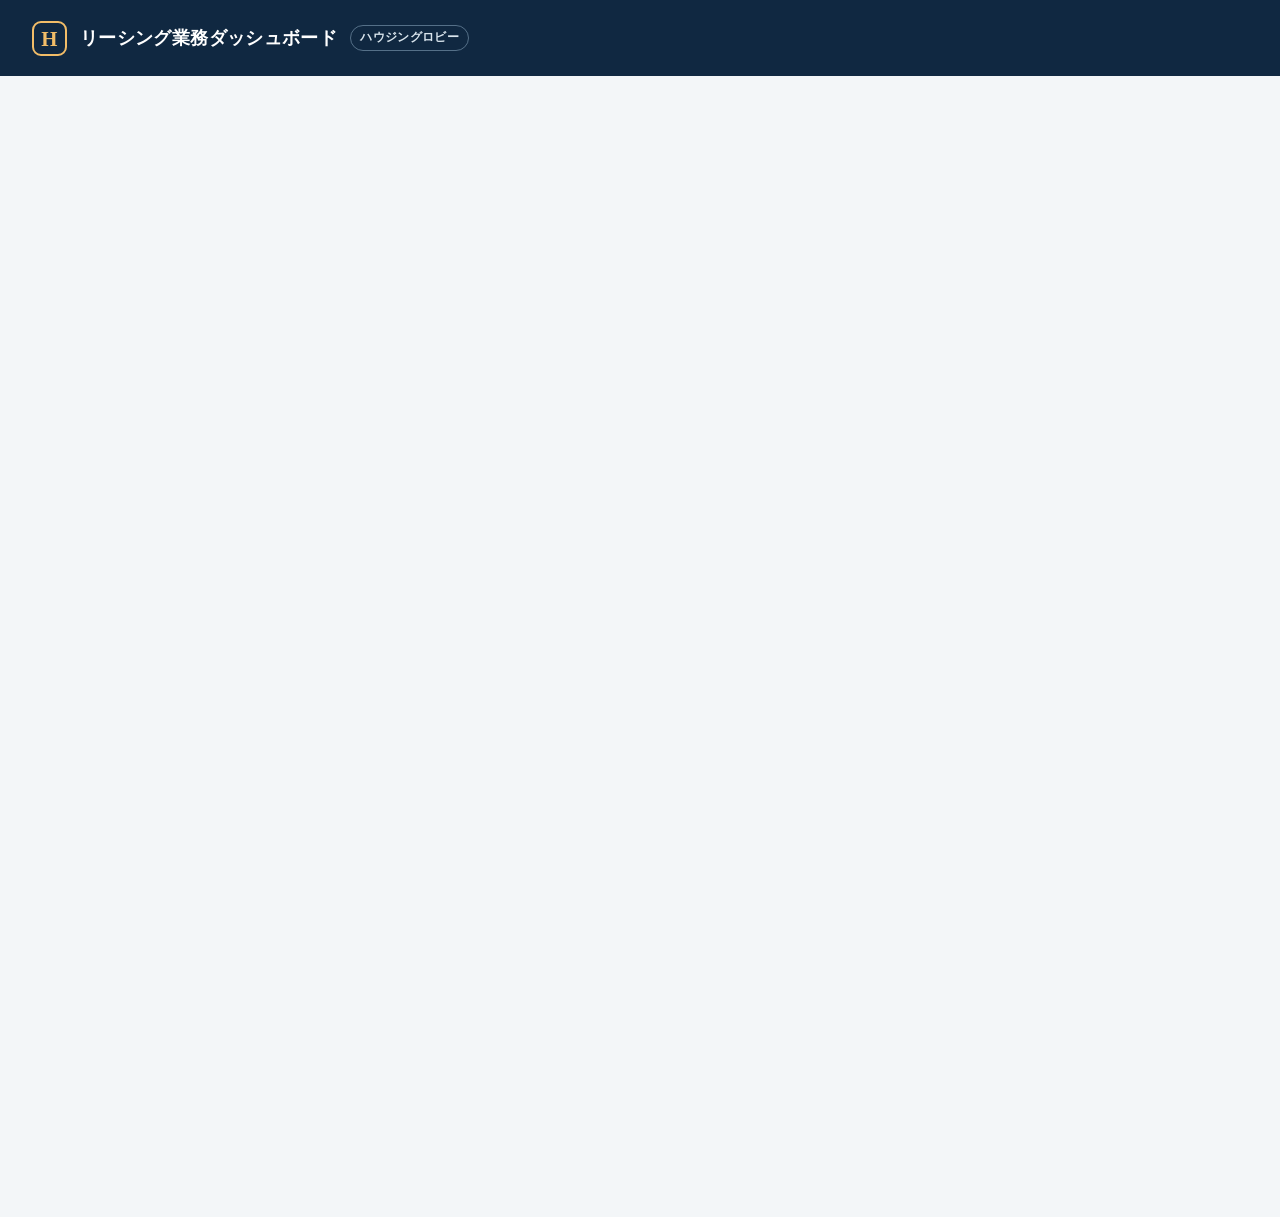
<file: docs/index.html>
<!doctype html>
<html lang="ja">
<head>
  <meta charset="utf-8">
  <meta name="viewport" content="width=device-width, initial-scale=1">
  <meta name="theme-color" content="#102841">
  <meta name="description" content="空室・入居率・原状回復・巡回を確認する社内向け試作画面">
  <title>リーシング業務ダッシュボード</title>
  <link rel="icon" type="image/svg+xml" href="data:image/svg+xml,%3Csvg xmlns='http://www.w3.org/2000/svg' viewBox='0 0 64 64'%3E%3Crect width='64' height='64' rx='13' fill='%23102841'/%3E%3Cpath d='M12 31 32 14l20 17v21H12z' fill='none' stroke='%23f4bb61' stroke-width='5' stroke-linejoin='round'/%3E%3Cpath d='M26 52V36h12v16' fill='none' stroke='%23f4bb61' stroke-width='5'/%3E%3C/svg%3E">
  <link rel="stylesheet" href="styles.css?v=20261107sort">
  <link rel="stylesheet" href="promotion-goals.css?v=20261107total">
  <script defer src="vendor/msal-browser-2.38.3.min.js"></script>
  <script defer src="config.js?v=20261008gas2"></script>
  <script defer src="auth.js?v=20261011e"></script>
  <script defer src="snapshot-current.js?v=20261008auth"></script>
  <script defer src="patrol-store.js?v=20261002"></script>
  <script defer src="api.js?v=20261107split"></script>
  <script defer src="nav.js?v=20261101"></script>
  <script defer src="outbox.js?v=20261008auth"></script>
  <script defer src="outbox-bar.js?v=20261008auth"></script>
  <script defer src="app.js?v=20261108sonota"></script>
  <script defer src="monthend.js?v=20261101m"></script>
  <script defer src="promotion-goals.js?v=20261107total"></script>
  <script defer src="promotion.js?v=20261107total"></script>
  <script defer src="suumo.js?v=20261030"></script>
  <script defer src="promotion-report.js?v=20261016"></script>
</head>
<body>
  <header class="masthead">
    <div class="masthead-inner">
      <div class="brand"><span class="brand-mark">H</span><span>リーシング業務ダッシュボード</span><span class="prototype-pill">ハウジングロビー</span></div>
      <div class="asof" id="asof"></div>
    </div>
  </header>
  <div class="outbox-bar" id="outbox-bar" hidden></div>
  <main class="shell">
    <nav class="tabs" aria-label="画面切替">
      <button class="tab active" type="button" data-view="overview" aria-current="page">全体・入居率・空室</button>
            <button class="tab" type="button" data-view="restoration">原状回復完了</button>
      <button class="tab" type="button" data-view="patrol">巡回</button>
      <button class="tab" type="button" data-view="promotion">入居促進</button>
      <a class="tab tab-link" href="junkai.html">月例巡回</a>
      <a class="tab tab-link" href="hankyo.html">反響対応</a>
    </nav>
    <div class="notice" id="data-notice" role="note"></div>

    <section class="view active" id="view-overview" aria-labelledby="overview-title">
      <div class="section-heading"><div><p class="eyebrow">OPERATIONS OVERVIEW</p><h1 id="overview-title">空室業務の全体像</h1></div><p class="section-meta">Asana取得時点の空室情報</p></div>
      <div class="kpis" id="kpis"></div>
      <div class="dashboard-grid">
        <section class="panel"><div class="panel-heading"><h2>エリア別 入居率</h2><span>管理戸数は最新の全体会議資料</span></div><div id="area-bars"></div></section>
        <section class="panel"><div class="panel-heading"><h2>確認が必要なデータ</h2><span>集計対象の【募集中】</span></div><div id="exceptions"></div></section>
      </div>

      <section class="panel" id="breakdown"><div class="panel-heading"><h2>詳細な内訳</h2><span>件数を押すと、下の物件一覧をその条件で絞り込みます</span></div>
        <div class="subtabs" role="tablist" aria-label="内訳の切り替え">
          <button type="button" role="tab" data-bd="area" class="on" aria-selected="true">エリア・種別</button><button type="button" role="tab" data-bd="status" aria-selected="false">空室状況</button><button type="button" role="tab" data-bd="kind" aria-selected="false">管理種別</button>
        </div>
        <div data-bd-panel="area"><p class="footnote" style="margin:0 0 8px">管理戸数は非公開・率のみ表示。対象は4エリアのサブ・一般（一般管理・セキスイ）。</p><div class="filters bd-view"><label>列の表示<select id="bd-cols"><option value="sum">合計のみ</option><option value="detail">①〜④の内訳も表示</option></select></label><label>行の表示<select id="bd-rows"><option value="area">エリア合計のみ</option><option value="sub">サブ・一般も表示</option></select></label></div><div class="table-scroll"><table id="summary-table" class="hide-detail hide-sub"><thead><tr><th>エリア・種別</th><th class="num col-detail">①原復済</th><th class="num col-detail">②原復未</th><th class="num col-sum">空室<br><small>①＋②</small></th><th class="num col-detail">③退去予定</th><th class="num col-detail">④募集止め</th><th class="num col-sum">退去予定・募集止め<br><small>③＋④</small></th><th class="num">⑤14日免除</th><th class="num">入居率</th><th class="num">評価入居率</th></tr></thead><tbody></tbody></table></div></div>
        <div data-bd-panel="status" hidden><p class="footnote" style="margin:0 0 8px">Asana「空室状況」ごとの件数（【募集中】の全タスク）。<br>※備考：入居中は含まない</p><div class="table-scroll"><table id="status-table"></table></div></div>
        <div data-bd-panel="kind" hidden><p class="footnote" style="margin:0 0 8px">管理種別ごとの件数（【募集中】の全タスク）。入居率の対象はサブ・一般管理・セキスイ物件です。</p><div class="table-scroll"><table id="kind-table"></table></div></div>
      </section>

      <section class="panel" id="listing-panel"><div class="panel-heading"><h2>物件一覧</h2><span id="listing-count"></span></div>
        <div class="filters"><label>エリア<select id="area-filter"><option value="all">全エリア</option><option>長崎中央</option><option>長崎北</option><option>諫早</option><option>大村</option><option value="other">その他（4エリア以外）</option></select></label><label>区分<select id="status-filter"><option value="all">すべて</option><option value="①">① 原復済</option><option value="②">② 原復未</option><option value="③">③ 退去予定</option><option value="④">④ 募集止め</option><option value="①②">空室（①＋②）</option><option value="③④">退去予定・募集止め（③＋④）</option><option value="other">要確認</option></select></label><label>空室状況<select id="cond-filter"><option value="all">すべて</option></select></label><label>管理種別<select id="kind-filter"><option value="all">すべて</option></select></label><label>空室期間<select id="period-filter"><option value="all">すべて</option><option value="in3">3ヶ月以内</option><option value="m3to6">3ヶ月以上6ヶ月未満</option><option value="m6to12">6ヶ月以上1年未満</option><option value="over12">1年以上</option></select></label><label class="search-field">物件名・号室<input id="search" type="search" placeholder="物件名や号室で検索"></label><label>&nbsp;<button type="button" class="secondary-button" id="filter-clear">絞り込みを解除</button></label></div>
        <div class="table-scroll"><table class="list-table"><thead id="listing-head"><tr><th data-sort="name">物件・号室</th><th data-sort="area">エリア</th><th data-sort="kind">管理種別</th><th data-sort="cat">区分</th><th data-sort="cond">空室状況</th><th class="num" data-sort="days">空室日数</th><th>Asana</th></tr></thead><tbody id="listing-body"></tbody></table></div></section>
      <p class="footnote">空室一覧「募集中」セクションの未完了タスク。集計対象は4エリアの一般管理・セキスイ物件・サブ。地区や管理種別が対象外のタスクは入居率に加えていません。</p>
    </section>

    <section class="view" id="view-restoration" aria-labelledby="restoration-title" hidden>
      <div class="section-heading"><div><p class="eyebrow">RESTORATION</p><h1 id="restoration-title">原状回復完了</h1></div><p class="section-meta">「清掃完了」と同じ意味で扱います</p></div>
      <div class="two-metrics"><div class="metric-line"><strong id="completed-count"></strong><span>直近1週間に完了した14日ルールのタスク</span></div><div class="metric-line"><strong id="reflected-count"></strong><span>「募集中」で原状回復完了・ステージング完了</span></div></div>
      <div class="notice subtle">下表の照合先は今回取得した「募集中」の未完了タスクのみです。空室一覧の他セクションも含めた一意照合・更新候補の確定は未実施です。</div>
      <div class="panel"><div class="panel-heading"><h2>14日ルール完了タスク（直近1週間）</h2><span>Asanaの実際の完了日時で判定</span></div><div class="table-scroll"><table class="list-table"><thead><tr><th>物件・号室</th><th>完了日時</th><th>募集中での照合</th><th>空室一覧の状態</th><th>元タスク</th></tr></thead><tbody id="restoration-body"></tbody></table></div></div>
    </section>

    <section class="view" id="view-patrol" aria-labelledby="patrol-title" hidden>
      <div class="section-heading"><div><p class="eyebrow">PATROL</p><h1 id="patrol-title">空室物件の巡回</h1></div></div>
      <div class="notice subtle">各部屋を開くと、巡回チェックと履歴を登録できます。記録はAsanaの物件タスクに「巡回確認（日付）」サブタスクとして残り、全員の画面に共有されます。</div>
      <div class="panel"><div class="panel-heading"><h2>巡回状況</h2><span id="patrol-count"></span></div><div id="patrol-summary"></div></div>
      <div class="panel"><div class="panel-heading"><h2>部屋ごとの巡回管理</h2><span>空室期間が長い順（解約日から計算）。次回予定は前回巡回日の45日後</span></div><div class="filters"><label>エリア<select id="patrol-area"><option value="all">全エリア</option><option>長崎中央</option><option>長崎北</option><option>諫早</option><option>大村</option></select></label><label>巡回状況<select id="patrol-status"><option value="all">すべて</option><option value="due">要巡回</option><option value="planned">予定日前</option></select></label><label class="search-field">物件名・号室<input id="patrol-search" type="search" placeholder="物件名や号室で検索"></label></div><div class="table-scroll"><table class="list-table"><thead><tr><th>物件・号室</th><th class="num">空室日数</th><th>エリア</th><th>前回巡回</th><th>次回予定</th><th>巡回状況</th><th>Asanaステージング</th></tr></thead><tbody id="patrol-body"></tbody></table></div></div>
    </section>

    <section class="view" id="view-promotion" aria-labelledby="promotion-title" hidden>
      <div class="section-heading"><div><p class="eyebrow">LEASING PROMOTION</p><h1 id="promotion-title">入居促進</h1></div><p class="section-meta" id="promo-asof"></p></div>
      <div class="filters"><label>対象月<select id="promo-month"></select></label><label>&nbsp;<button type="button" class="secondary-button" id="promo-refresh">最新に更新</button></label><label>&nbsp;<button type="button" class="primary-button" id="promo-report">月次レポートを作成</button></label><label>&nbsp;<button type="button" class="secondary-button" id="promo-csv">CSVでダウンロード</button></label><label>&nbsp;<button type="button" class="primary-button" id="me-btn">月末集計</button></label></div>
      <div class="panel hk-monthend" id="me-panel" hidden><div class="panel-heading"><h2>月末集計</h2><span>反響の数字・SUUMOの登録漏れ・仲介同行の確認</span></div><div class="hk-last" id="me-last"></div><p class="save-message" id="me-status" role="status"></p><div id="me-result" hidden></div><p class="footnote" style="margin:8px 0 0">対象月は上の「対象月」です。SUUMOの漏れ確認は、先に「反響対応」ページの「反響データ確認」を長崎店・県央店の両方で実行しておくと正確です。Asanaには書き込みません。</p></div>
      <p class="footnote" id="promo-export-msg" role="status" style="margin:-8px 0 12px"></p>
      <div class="notice subtle" id="promo-notice">月を選ぶと、Asanaから申込と反響を集計します（数十秒かかることがあります）。</div>
      <div class="kpis" id="promo-kpis"></div>
      <section class="panel goals-panel" aria-labelledby="goals-title">
        <div class="goals-heading"><div><p class="eyebrow">APPLICATION TARGETS</p><h2 id="goals-title">申込数の目標</h2></div><span id="goals-month" class="goals-month"></span></div>
        <div id="goals-cards" class="goals-cards" aria-live="polite"></div>
        <details id="goals-editor" class="goals-editor">
          <summary>12か月の目標をまとめて入力<span>年間一覧</span></summary>
          <form id="goals-form">
            <div class="goals-yearbar"><label for="goals-year">対象年<select id="goals-year"></select></label><p id="goals-editor-month" class="goals-editor-month">1月〜12月の申込数目標</p><span id="goals-year-total"></span></div>
            <div class="goals-inputs" id="goals-annual-inputs"></div>
            <p class="goals-hint">サブ・一般（一般管理＋セキスイ物件）の申込目標を12か月まとめて保存します。旧合計目標は参考として残し、自動で振り分けません。空欄＝未設定、0＝目標0件。未設定・目標0件では達成率を計算しません。</p>
            <div class="goals-actions"><button type="submit" class="primary-button" id="goals-save" disabled>12か月の目標を一括保存</button><button type="button" class="secondary-button" id="goals-reload">保存値を再読込</button><span class="goals-hint">社内ログインで保存できます。</span></div>
            <p id="goals-message" class="goals-message" role="status"></p>
          </form>
        </details>
        <p id="goals-updated" class="goals-updated"></p>
      </section>
      <div class="dashboard-grid promo-grid">
        <section class="panel"><div class="panel-heading"><h2>申込の内訳</h2><span>【空室一覧】申込日が対象月</span></div><div id="promo-apps"></div></section>
        <section class="panel"><div class="panel-heading"><h2>反響の内訳</h2><span>【セルフ内見予約表】人数／物件ごと</span></div><div id="promo-resp"></div></section>
      </div>
      <section class="panel"><details class="promo-fold big"><summary><span class="promo-title">対象月に反響がない空室</span><span class="promo-preview"><strong id="promo-zero-count">—</strong>　空室期間が長い順・入居促進の優先候補</span></summary><div class="promo-body"><div class="table-scroll"><table class="list-table"><thead><tr><th>物件・号室</th><th class="num">空室日数</th><th>エリア</th><th>空室状況</th></tr></thead><tbody id="promo-zero"></tbody></table></div></div></details></section>
      <section class="panel"><div class="panel-heading"><h2>SUUMOの閲覧数・問い合わせ</h2><span id="suumo-last"></span></div><p class="footnote" style="margin:0 0 8px">SUUMOの「掲載物件レポート」CSVを選ぶと、部屋ごとの閲覧数と問い合わせ数を各部屋のページに表示します。同じ日付のレポートは取り込みません。</p><label class="secondary-button" style="display:inline-block;cursor:pointer">CSVを選ぶ<input type="file" id="suumo-file" accept=".csv,text/csv" hidden></label><p class="save-message" id="suumo-msg" role="status"></p></section>
      <p class="footnote">申込：【空室一覧】の親タスクのうち「申込日」が対象月のもの（ステータスは問わない。テンプレ・除外は除く）。反響：【セルフ内見予約表】で期日（反響受付日／内見日）が対象月の「反響」「かってに内見」。人数＝同じ氏名は1人、物件ごと＝同じ人でも物件が違えば別件（同一物件の複数号室は1件）。仲介同行は反響に含めず別に数えます。個人名は表示しません。</p>
    </section>

    <footer>データ元：Asana【空室一覧】【14日ルール　原状回復工事業務】。管理戸数の正本はTeams「18全体月次会議」の全体会議資料（非公開）。巡回記録の正本はAsanaの各空室タスクのコメントです。</footer>
  </main>
</body>
</html>
</file>
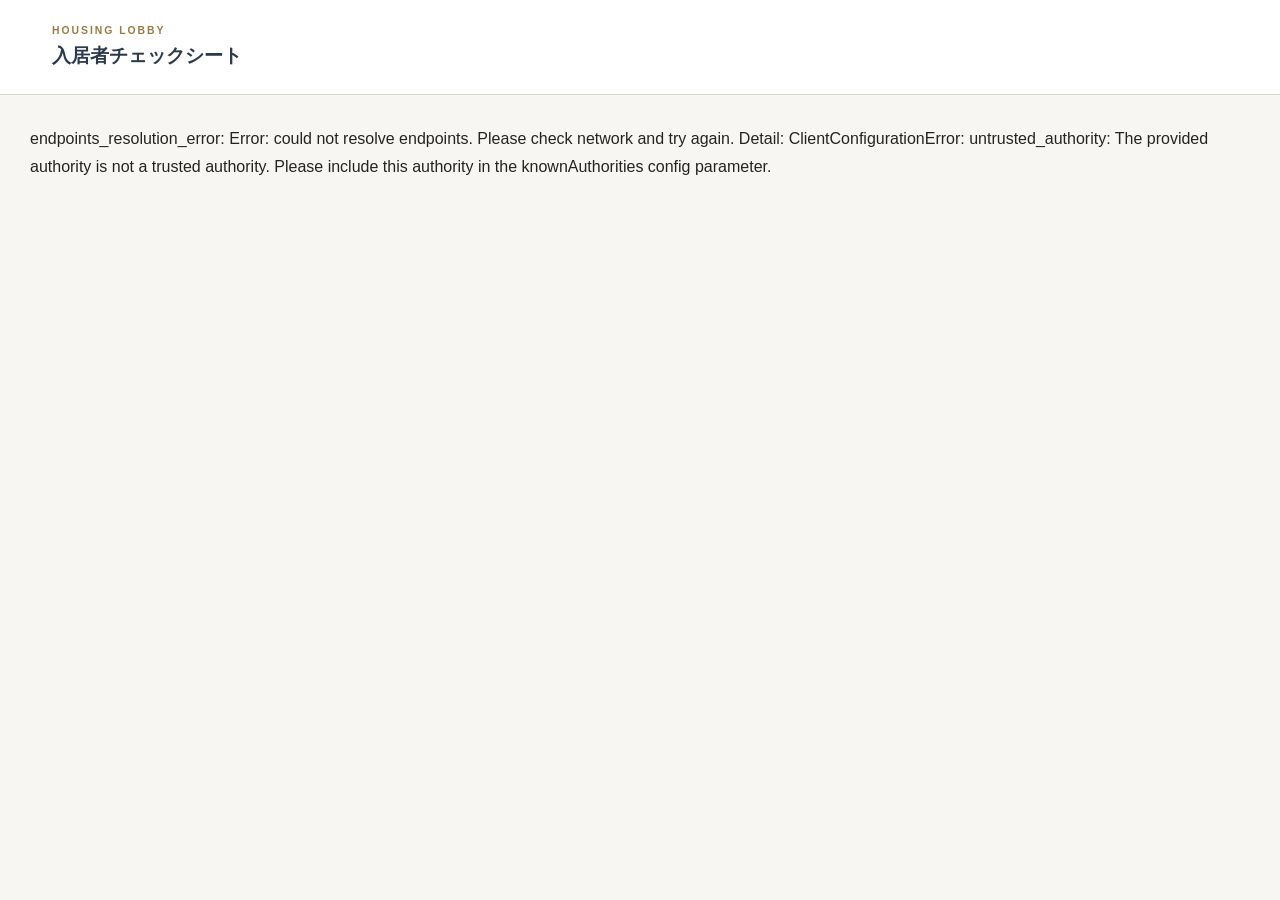
<file: docs/checksheet-preview/index.html>
<!doctype html>
<html lang="ja">
<head>
  <meta charset="utf-8"><meta name="viewport" content="width=device-width,initial-scale=1">
  <meta name="robots" content="noindex,nofollow"><meta name="referrer" content="no-referrer">
  <title>入居者チェックシート｜確認用デモ</title>
  <link rel="stylesheet" href="preview.css?v=1">
  <script defer src="../vendor/msal-browser-2.38.3.min.js"></script>
  <script defer src="../config.js?v=20261008gas2"></script>
  <script defer src="../auth.js?v=20261011e"></script>
  <script defer src="preview.js?v=1"></script>
</head>
<body>
  <header><div class="masthead-inner"><a class="brand" href="#dashboard"><small>HOUSING LOBBY</small>入居者チェックシート</a></div></header>
  <p id="login-status" role="status">Microsoftログインを確認しています…</p>
  <main id="app" hidden>
    <div class="demo-banner"><strong>確認用デモ · 架空データのみ</strong><span>変更はこの画面内だけ。再読み込みで元に戻ります。</span></div>
    <p class="safety">実際の氏名・連絡先・室内写真は入力しないでください。SharePoint・Asanaへの保存／送信、入居者URLの発行は行いません。社員限定の最終権限設定は未完了です。</p>
    <nav aria-label="画面切替"><a href="#dashboard">ダッシュボード</a><a href="#submissions">提出状況</a><a href="#issues">不具合対応</a><a href="#resident">入居者画面を試す</a></nav>
    <div id="view"></div>
    <p id="notice" class="notice" role="status" aria-live="polite"></p>
    <footer>操作確認用 · 保存先接続・自動PDF・通知・本番の権限管理は、このデモに含まれません。<button id="reset" class="quiet">デモを初期状態に戻す</button></footer>
  </main>
  <noscript>この確認画面にはJavaScriptが必要です。</noscript>
</body></html>
</file>
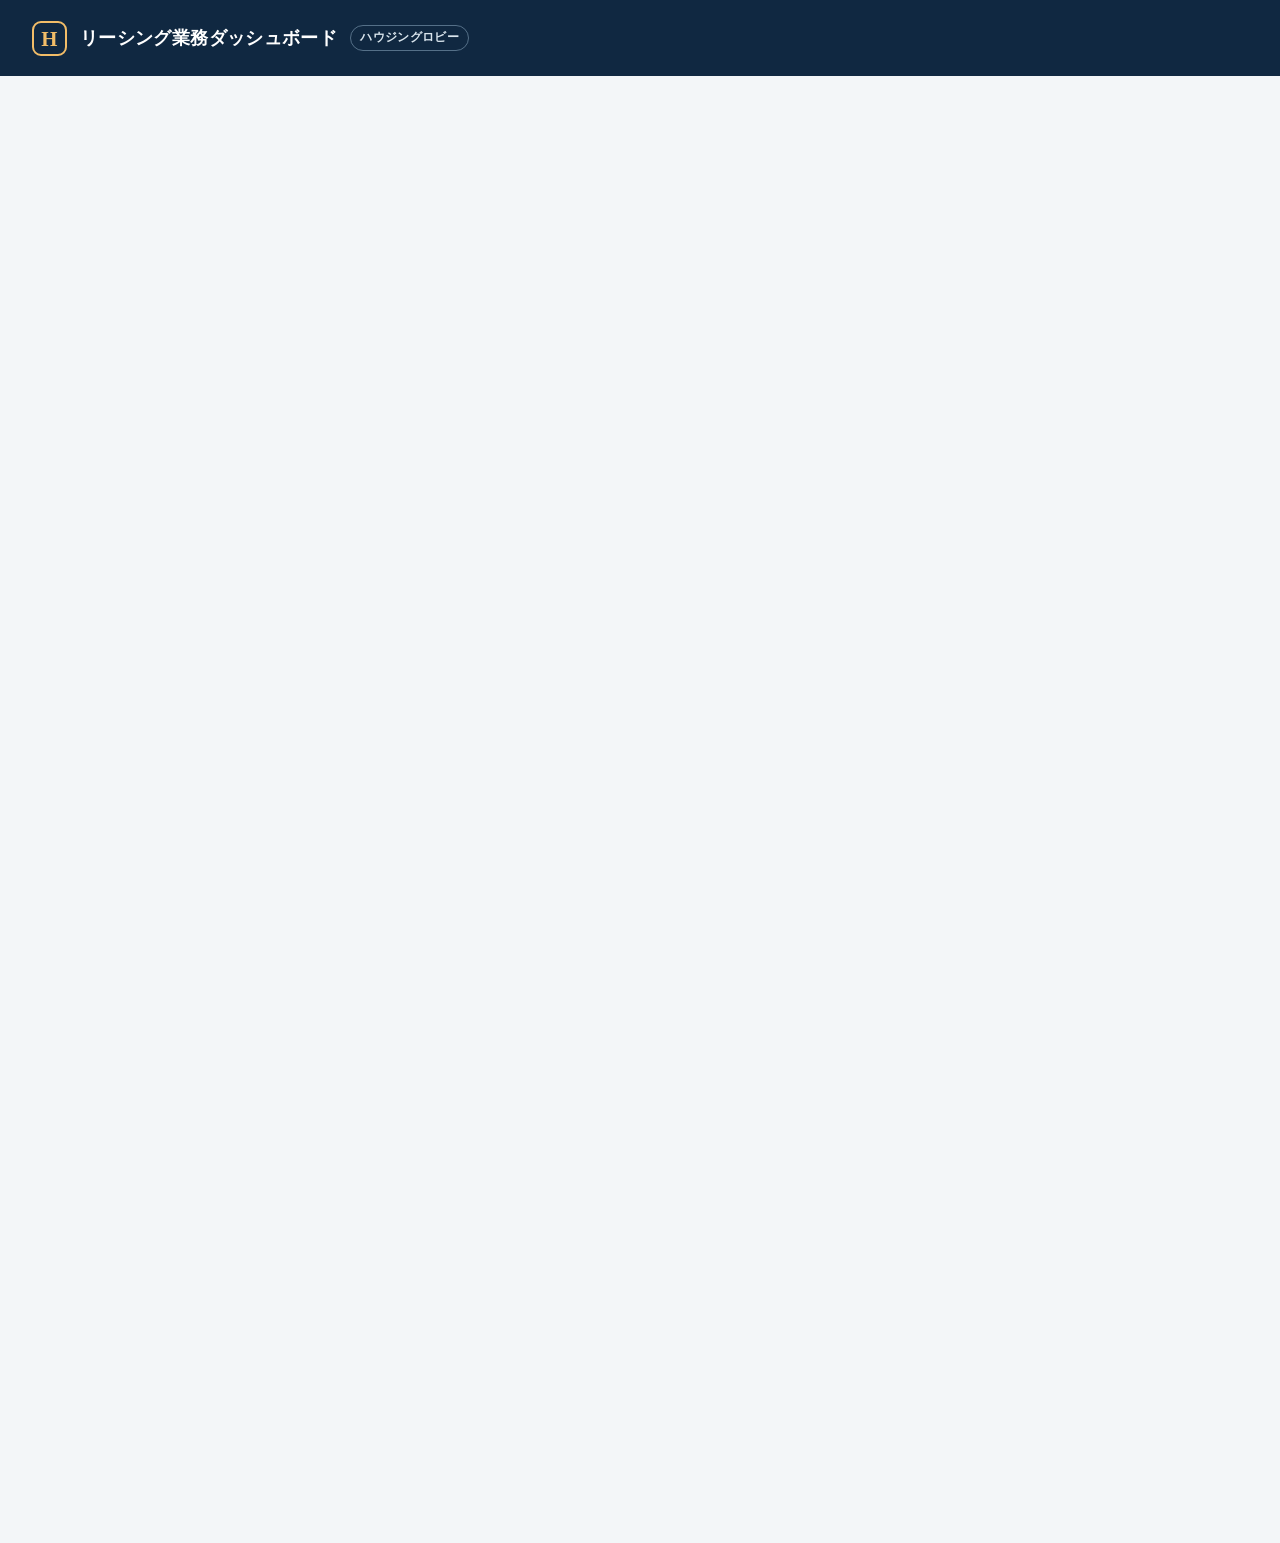
<file: docs/hankyo.html>
<!doctype html>
<html lang="ja">
<head>
  <meta charset="utf-8">
  <meta name="viewport" content="width=device-width, initial-scale=1">
  <meta name="theme-color" content="#102841">
  <title>反響対応｜リーシング業務ダッシュボード</title>
  <link rel="icon" type="image/svg+xml" href="data:image/svg+xml,%3Csvg xmlns='http://www.w3.org/2000/svg' viewBox='0 0 64 64'%3E%3Crect width='64' height='64' rx='13' fill='%23102841'/%3E%3Cpath d='M12 31 32 14l20 17v21H12z' fill='none' stroke='%23f4bb61' stroke-width='5' stroke-linejoin='round'/%3E%3Cpath d='M26 52V36h12v16' fill='none' stroke='%23f4bb61' stroke-width='5'/%3E%3C/svg%3E">
  <link rel="stylesheet" href="styles.css?v=20261022b">
  <script defer src="vendor/msal-browser-2.38.3.min.js"></script>
  <script defer src="config.js?v=20261008gas2"></script>
  <script defer src="auth.js?v=20261011e"></script>
  <script defer src="snapshot-current.js?v=20261008auth"></script>
  <script defer src="api.js?v=20261101m"></script>
  <script defer src="nav.js?v=20261022"></script>
  <script defer src="monthend.js?v=20261101m"></script>
  <script defer src="room-split.js?v=20261111"></script>
  <script defer src="hankyo.js?v=20261111split"></script>
</head>
<body data-page="hankyo">
  <header class="masthead"><div class="masthead-inner"><div class="brand"><span class="brand-mark">H</span><span>リーシング業務ダッシュボード</span><span class="prototype-pill">ハウジングロビー</span></div><div class="asof" id="asof"></div></div></header>
  <main class="shell room-shell">
    <a class="back-link" id="back-link" href="index.html">← ダッシュボードに戻る</a>
    <section id="import-view" hidden>
      <div class="section-heading"><div><p class="eyebrow">JDS IMPORT</p><h1>JDSから反響を取り込み</h1></div></div>
      <div class="panel"><p id="import-status" class="save-message" role="status" style="font-size:1rem">JDSから読み取り中です…</p>
        <div class="button-row" style="margin-top:12px"><button type="button" class="primary-button" id="import-done" hidden>反響対応の一覧を見る</button></div>
        <p class="footnote" style="margin-top:10px">このタブは、JDSの画面のブックマークから自動で開きました。読み取った内容は、ログイン中のあなたのアカウントでダッシュボードに登録されます。</p></div>
    </section>
    <section id="list-view">
      <div class="section-heading"><div><p class="eyebrow">INQUIRIES</p><h1>反響対応</h1></div><p class="section-meta" id="keep-note"></p></div>
      <div class="hk-counts" id="counts"></div>
      <div class="panel hk-bm">
        <div class="panel-heading"><h2>JDSの反響を取り込む（ブックマーク）</h2><span>Windows・Macどちらでも／Edge・Chrome</span></div>
        <p style="margin:0 0 8px"><a class="secondary-button" style="display:inline-block;text-decoration:none" href="jds-guide.html" target="_blank" rel="noopener">▶ イラストで手順を見る（PDF保存もできます）</a></p>
        <p style="margin:0 0 8px;font-size:.9rem">① 下のボタンを、ブラウザの<b>ブックマークバーにドラッグ</b>して登録します（最初の1回だけ）。<br>② <b>JDSにログイン</b>した状態で、JDSのページを開いたまま、そのブックマークを押します。<br>③ 新しいタブが開き、新しい反響だけがダッシュボードに登録されます（数秒）。</p>
        <a class="primary-button" id="bookmarklet" style="display:inline-block;text-decoration:none" href="javascript:(function(){var s=document.createElement('script');s.src='https://housinglobby.github.io/housing-lobby-vacancy-dashboard/jds-import.js?t='+Date.now();document.body.appendChild(s)})();">JDS反響を取り込む</a>
        <span class="footnote" style="margin-left:8px">← ドラッグして登録（ここでは押さないでください）</span>
        <p class="footnote" style="margin:8px 0 0">ログインしている店舗（長崎店／県央店）の反響だけが対象です。取り込むと、Asana「セルフ内見予約表」に無い反響は<b>自動で登録</b>します（同じ人のタスクがあれば作りません）。メールの送信・JDSへの書き込みはしません。</p>
      </div>
      <div class="panel hk-check">
        <div class="panel-heading"><h2>Macで取り込む（予備）</h2><span>ブックマークが使えないとき</span></div>
        <p class="notice" style="margin:0 0 12px">※JDSサイトにログインしてください（ログインしたあとにボタンを押してください）<br>※長崎店と県央店（諫早店）はJDSのログインが別です。店舗ごとにログインして、それぞれボタンを押してください。</p>
        <div class="hk-last" id="check-last"></div>
        <div class="button-row"><button type="button" class="primary-button" id="check-btn">反響データ確認</button><span class="save-message" id="check-status" role="status"></span></div>
        <p class="footnote" style="margin:8px 0 0">ボタンを押すと依頼が入ります。取り込みは、Macで担当者が実行したときに行われます（Claudeアプリの「Scheduled」→「反響データ確認」→「今すぐ実行」、または「反響データ確認をして」と依頼）。取り込んだ反響の返信文は、「スーモ」の対応で作成します。</p>
      </div>
      <div class="panel hk-monthend">
        <div class="panel-heading"><h2>月末集計</h2><span>反響の数字・SUUMOの登録漏れ・仲介同行の確認</span></div>
        <div class="filters" style="margin-bottom:10px"><label>対象月<select id="me-month"></select></label></div>
        <div class="hk-last" id="me-last"></div>
        <div class="button-row"><button type="button" class="primary-button" id="me-btn">月末集計</button><span class="save-message" id="me-status" role="status"></span></div>
        <p class="footnote" style="margin:8px 0 0">押すと、①Asana「セルフ内見予約表」の反響数・内見率・成約率、②JDSから取り込み済みの反響とAsanaの照合（SUUMOの登録漏れ）、③Teams「リーシング」の同行報告とAsanaの照合を行い、結果をここに表示します（数分かかります）。<b>先に上の「反響データ確認」を長崎店・県央店の両方で実行しておくと、SUUMOの漏れを正確に確認できます。</b>Asanaには書き込みません。</p>
        <div id="me-result" hidden></div>
      </div>
      <div class="panel">
        <div class="panel-heading"><h2>お客様一覧</h2><span id="list-count"></span></div>
        <div class="filters"><label>店舗<select id="store-filter"><option value="all">すべて</option><option value="B">長崎店</option><option value="A">諫早店</option></select></label><label>状態<select id="state-filter"><option value="all">すべて</option><option value="未返信">未返信</option><option value="返信済">返信済</option><option value="asana-missing">Asana未登録</option></select></label><label class="search-field">お客様名・物件名<input id="search" type="search" placeholder="名前や物件名で検索"></label></div>
        <div class="table-scroll"><table class="list-table"><thead><tr><th>受付日</th><th>お客様</th><th>お問い合わせ物件</th><th>店舗</th><th>返信文</th><th>状態</th><th>Asana</th></tr></thead><tbody id="list-body"></tbody></table></div>
      </div>
      <p class="footnote">お客様の情報（氏名・メール・電話・返信文）は受付日から40日で自動削除されます。月ごとの件数だけが残ります。メールの送信はこの画面では行いません。</p>
    </section>
    <section id="detail-view" hidden>
      <div class="section-heading"><div><p class="eyebrow">CUSTOMER</p><h1 id="d-title"></h1><p class="room-subline" id="d-sub"></p></div><div class="head-actions"><span id="d-state"></span><button type="button" class="secondary-button" id="d-toggle"></button></div></div>
      <p class="save-message" id="d-top-message" role="status"></p>
      <div class="hk-detail">
        <div>
          <section class="panel"><div class="panel-heading"><h2>お客様・物件</h2></div>
            <dl class="hk-dl" id="d-dl"></dl></section>
          <section class="panel"><div class="panel-heading"><h2>お問い合わせ内容</h2></div><div class="hk-msg" id="d-msg"></div></section>
          <section class="panel" id="d-asana"><div class="panel-heading"><h2>Asana（セルフ内見予約表）</h2><span id="d-asana-state"></span></div><div id="d-asana-body"><p class="footnote" style="margin:0">確認しています…</p></div></section>
        </div>
        <section class="panel"><div class="panel-heading"><h2>返信文（下書き）</h2><span>直してからコピーして、メールソフトで送信</span></div>
          <div class="panel-heading" style="margin-bottom:6px"><h3 style="margin:0;font-size:.9rem">件名</h3><button type="button" class="copy-mini" id="d-subject-copy">件名をコピー</button></div>
          <div class="hk-msg" id="d-subject" style="margin-bottom:14px"></div>
          <details class="hk-tpl" id="tpl-box" style="margin:0 0 10px;border:1px solid #cbd9e2;border-radius:10px;padding:8px 12px;background:#f6f9fb">
            <summary style="cursor:pointer;font-weight:800;color:#1b5d85">テンプレートから返信文を作る（AIなし・どのPCでも）</summary>
            <div class="filters" style="margin:10px 0 0">
              <label>現況（リアプロBBで確認）<select id="tpl-kind"><option value="vacant">空室</option><option value="soon">解約予定（退去前）</option><option value="no">申込あり・募集終了（紹介できない）</option></select></label>
              <label>物件名<input id="tpl-prop" type="text"></label>
              <label>号室<input id="tpl-room" type="text" placeholder="例：402" style="min-width:90px"></label>
              <label id="tpl-date-wrap" hidden>解約日<input id="tpl-date" type="date"></label>
              <label class="search-field">物件LPのURL<input id="tpl-lp" type="text" placeholder="空欄なら、返信文を作るときに自動で作成を依頼します"></label>
            </div>
            <label id="tpl-other-wrap" hidden style="display:block;margin-top:8px;font-size:.79rem;font-weight:800;color:#536b7d">別の部屋の案内（任意）<textarea id="tpl-other" rows="3" style="width:100%;border:1px solid #cbd9e2;border-radius:8px;padding:8px 10px;font-size:.9rem" placeholder="例：同じ建物の【ＴＳビル】502号室（1K・賃料48,000円）は、&#10;現在空室となっております。&#10;（LPのURLがあれば、次の行に書く）"></textarea></label>
            <div class="button-row" style="margin-top:10px"><button type="button" class="secondary-button" id="tpl-make">返信文を作る（下の欄に入ります）</button></div>
            <p class="save-message" id="tpl-lp-state" role="status"></p>
            <p class="footnote" style="margin:6px 0 0">空室かどうかは、<b>リアプロBBで確認してから</b>選んでください。作った文は下の欄で直して、「手直しを保存」を押します。</p>
          </details>
          <textarea class="hk-reply" id="d-reply" aria-label="返信文"></textarea>
          <div class="button-row" style="margin-top:12px"><button type="button" class="primary-button" id="d-copy">返信文をコピー</button><button type="button" class="secondary-button" id="d-save">手直しを保存</button></div>
          <p class="save-message" id="d-message" role="status"></p>
        </section>
      </div>
      <p class="footnote" id="d-expire"></p>
    </section>
    <p class="notice" id="error" hidden></p>
  </main>
</body>
</html>
</file>
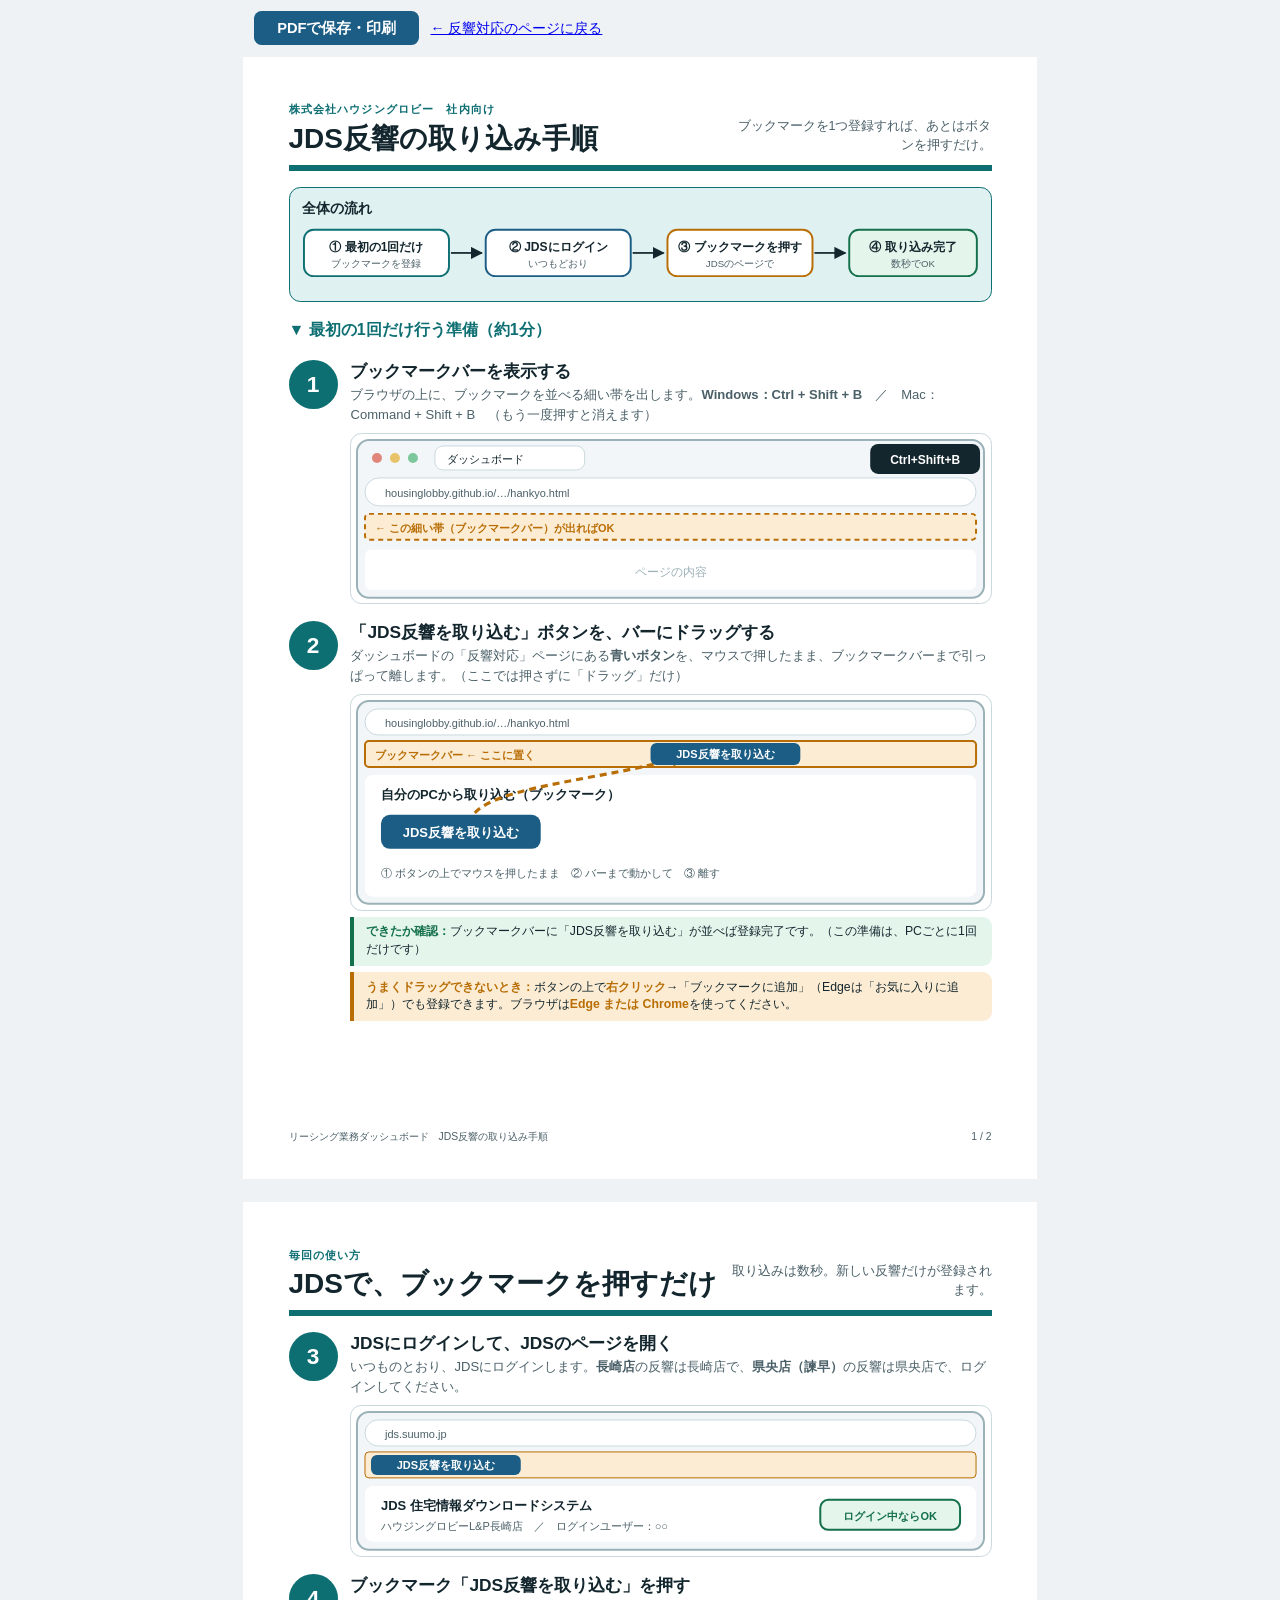
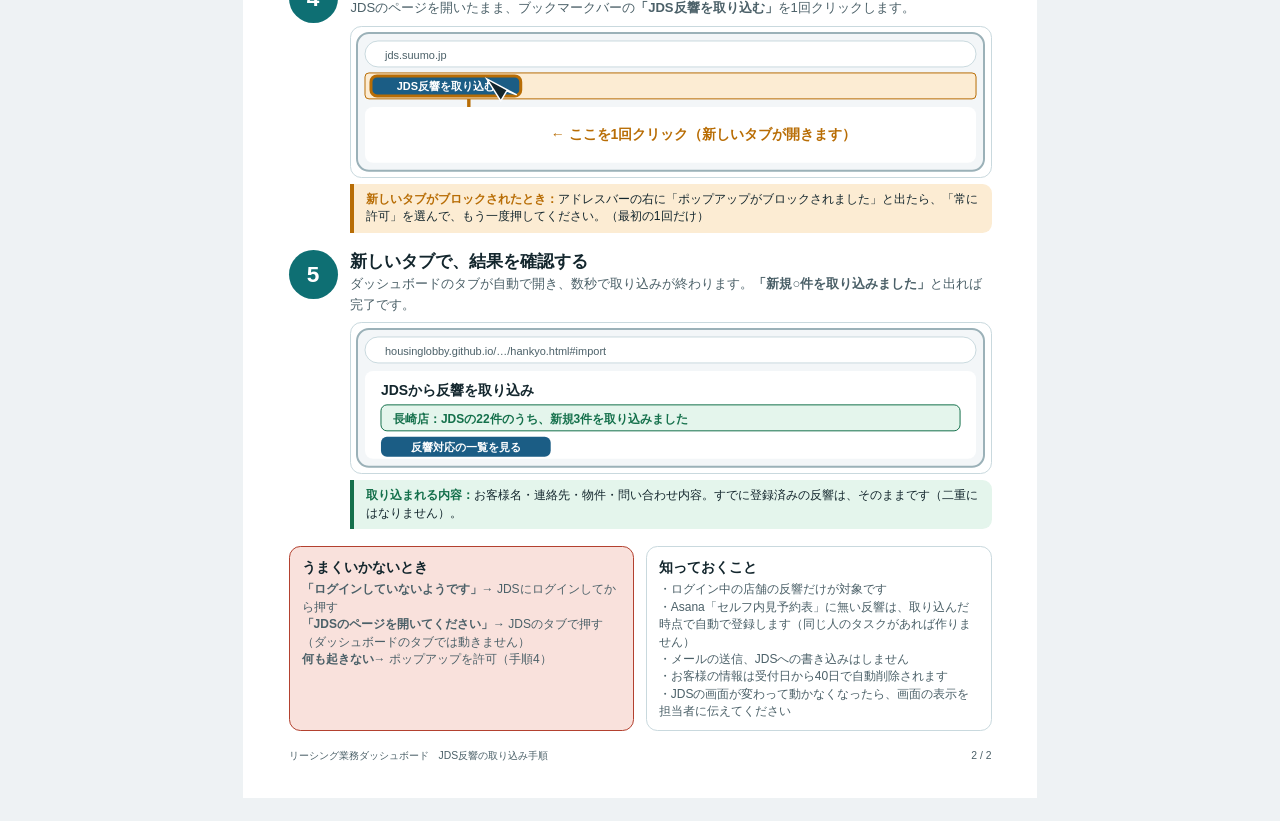
<file: docs/jds-guide.html>
<!doctype html>
<html lang="ja"><head><meta charset="utf-8"><meta name="viewport" content="width=device-width, initial-scale=1">
<title>JDS反響の取り込み 手順（図解）</title>
<style>
@page{size:A4;margin:0}
*{box-sizing:border-box}
:root{--fg:#13262d;--mu:#4b6068;--line:#c9d9de;--teal:#0e6f73;--ts:#dff1f1;--am:#b86d05;--as:#fcecd3;--ro:#b3412f;--rs:#f9e1dc;--bl:#1b5d85;--bs:#e3eef6;--gr:#14704b;--gs:#e4f5ec}
html,body{margin:0;padding:0;background:#eef2f4}
body{font-family:'Hiragino Sans','Hiragino Kaku Gothic ProN','Yu Gothic','Meiryo',sans-serif;color:var(--fg);font-size:10.5pt;line-height:1.55}
.page{width:210mm;min-height:297mm;margin:0 auto 6mm;background:#fff;padding:11mm 12mm 9mm;display:flex;flex-direction:column;gap:4.4mm;page-break-after:always;overflow:hidden}
.page:last-child{page-break-after:auto}
@media print{html,body{background:#fff}.page{margin:0;height:296mm;min-height:0}.noprint{display:none!important}}
@media(max-width:800px){.page{width:100%;min-height:0}}
.ph{display:flex;align-items:flex-end;justify-content:space-between;border-bottom:1.8mm solid var(--teal);padding-bottom:2.4mm}
.ph small{font-size:8.6pt;color:var(--teal);font-weight:700;letter-spacing:.1em}
.ph h1{margin:.5mm 0 0;font-size:21pt;line-height:1.2}
.ph p{margin:0;font-size:9.4pt;color:var(--mu);text-align:right;max-width:70mm}
.step{display:grid;grid-template-columns:13mm 1fr;gap:3.4mm;align-items:start}
.num{width:13mm;height:13mm;border-radius:50%;background:var(--teal);color:#fff;font-weight:800;font-size:17pt;display:flex;align-items:center;justify-content:center}
.step h2{margin:0 0 .6mm;font-size:13pt;line-height:1.3}
.step p{margin:0 0 2mm;color:var(--mu);font-size:9.8pt}
.step svg{width:100%;height:auto;display:block;border:.3mm solid var(--line);border-radius:3mm;background:#fff}
.tip{border-left:1.2mm solid var(--am);background:var(--as);border-radius:0 2.5mm 2.5mm 0;padding:1.8mm 3mm;font-size:9.2pt;line-height:1.45;margin-top:1.6mm}
.tip b{color:var(--am)}
.ok{border-left:1.2mm solid var(--gr);background:var(--gs);border-radius:0 2.5mm 2.5mm 0;padding:1.8mm 3mm;font-size:9.2pt;line-height:1.45;margin-top:1.6mm}
.ok b{color:var(--gr)}
.badge{display:inline-block;font-size:8pt;font-weight:700;padding:0 2.2mm;border-radius:5mm;color:#fff;margin-right:1mm}
.b1{background:var(--bl)}.b2{background:var(--teal)}
.grid{display:grid;grid-template-columns:1fr 1fr;gap:3mm}
.card{border:.35mm solid var(--line);border-radius:3mm;padding:2.6mm 3.2mm}
.card h3{margin:0 0 .8mm;font-size:10.4pt}
.card p{margin:0;font-size:9pt;color:var(--mu);line-height:1.45}
.r{border-color:var(--ro);background:var(--rs)}
.tools{max-width:210mm;margin:3mm auto;display:flex;gap:3mm;padding:0 3mm}
.tools button{font-size:11pt;padding:2mm 6mm;border-radius:2mm;border:0;background:#1b5d85;color:#fff;font-weight:700;cursor:pointer}
footer{margin-top:auto;font-size:7.8pt;color:var(--mu);display:flex;justify-content:space-between}
</style></head><body>
<div class="tools noprint"><button onclick="window.print()">PDFで保存・印刷</button><a href="hankyo.html" style="align-self:center">← 反響対応のページに戻る</a></div>

<!-- ======== 1ページ目：最初の1回 ======== -->
<div class="page">
  <div class="ph"><div><small>株式会社ハウジングロビー　社内向け</small><h1>JDS反響の取り込み手順</h1></div><p>ブックマークを1つ登録すれば、あとはボタンを押すだけ。</p></div>

  <div class="card" style="background:var(--ts);border-color:var(--teal)">
    <h3>全体の流れ</h3>
    <svg viewBox="0 0 700 64" style="width:100%;height:auto">
      <defs><marker id="m" viewBox="0 0 10 10" refX="9" refY="5" markerWidth="7" markerHeight="7" orient="auto"><path d="M0 0L10 5L0 10z" fill="#13262d"/></marker></defs>
      <g font-size="12.5" font-weight="700" fill="#13262d" text-anchor="middle">
        <rect x="2" y="8" width="150" height="48" rx="10" fill="#fff" stroke="#0e6f73" stroke-width="2"/><text x="77" y="30">① 最初の1回だけ</text><text x="77" y="47" font-size="10" font-weight="400" fill="#4b6068">ブックマークを登録</text>
        <rect x="190" y="8" width="150" height="48" rx="10" fill="#fff" stroke="#1b5d85" stroke-width="2"/><text x="265" y="30">② JDSにログイン</text><text x="265" y="47" font-size="10" font-weight="400" fill="#4b6068">いつもどおり</text>
        <rect x="378" y="8" width="150" height="48" rx="10" fill="#fff" stroke="#b86d05" stroke-width="2"/><text x="453" y="30">③ ブックマークを押す</text><text x="453" y="47" font-size="10" font-weight="400" fill="#4b6068">JDSのページで</text>
        <rect x="566" y="8" width="132" height="48" rx="10" fill="#e4f5ec" stroke="#14704b" stroke-width="2"/><text x="632" y="30">④ 取り込み完了</text><text x="632" y="47" font-size="10" font-weight="400" fill="#4b6068">数秒でOK</text>
      </g>
      <g stroke="#13262d" stroke-width="1.8" fill="none"><path d="M154 32H186" marker-end="url(#m)"/><path d="M342 32H374" marker-end="url(#m)"/><path d="M530 32H562" marker-end="url(#m)"/></g>
    </svg>
  </div>

  <h2 style="margin:0;font-size:12pt;color:var(--teal)">▼ 最初の1回だけ行う準備（約1分）</h2>

  <div class="step"><div class="num">1</div><div>
    <h2>ブックマークバーを表示する</h2>
    <p>ブラウザの上に、ブックマークを並べる細い帯を出します。<b>Windows：Ctrl + Shift + B</b>　／　Mac：Command + Shift + B　（もう一度押すと消えます）</p>
    <svg viewBox="0 0 640 170">
      <rect x="6" y="6" width="628" height="158" rx="12" fill="#f3f6f8" stroke="#9bb1b8" stroke-width="2"/>
      <circle cx="26" cy="24" r="5" fill="#e0867a"/><circle cx="44" cy="24" r="5" fill="#e8c36a"/><circle cx="62" cy="24" r="5" fill="#7cc79b"/>
      <rect x="84" y="12" width="150" height="24" rx="8" fill="#fff" stroke="#c9d9de"/><text x="96" y="29" font-size="11" fill="#13262d">ダッシュボード</text>
      <rect x="14" y="44" width="612" height="28" rx="14" fill="#fff" stroke="#c9d9de"/><text x="34" y="63" font-size="11" fill="#4b6068">housinglobby.github.io/…/hankyo.html</text>
      <rect x="14" y="80" width="612" height="26" rx="4" fill="#fcecd3" stroke="#b86d05" stroke-width="2" stroke-dasharray="5 4"/><text x="24" y="98" font-size="11" fill="#b86d05" font-weight="700">← この細い帯（ブックマークバー）が出ればOK</text>
      <rect x="14" y="116" width="612" height="40" rx="6" fill="#fff"/>
      <text x="320" y="142" font-size="12" text-anchor="middle" fill="#9bb1b8">ページの内容</text>
      <g transform="translate(520,10)"><rect width="110" height="30" rx="8" fill="#13262d"/><text x="55" y="20" font-size="12" fill="#fff" text-anchor="middle" font-weight="700">Ctrl+Shift+B</text></g>
    </svg>
  </div></div>

  <div class="step"><div class="num">2</div><div>
    <h2>「JDS反響を取り込む」ボタンを、バーにドラッグする</h2>
    <p>ダッシュボードの「反響対応」ページにある<b>青いボタン</b>を、マウスで押したまま、ブックマークバーまで引っぱって離します。（ここでは押さずに「ドラッグ」だけ）</p>
    <svg viewBox="0 0 640 215">
      <rect x="6" y="6" width="628" height="203" rx="12" fill="#f3f6f8" stroke="#9bb1b8" stroke-width="2"/>
      <rect x="14" y="14" width="612" height="26" rx="13" fill="#fff" stroke="#c9d9de"/><text x="34" y="32" font-size="11" fill="#4b6068">housinglobby.github.io/…/hankyo.html</text>
      <rect x="14" y="46" width="612" height="26" rx="4" fill="#fcecd3" stroke="#b86d05" stroke-width="2"/><text x="24" y="64" font-size="11" fill="#b86d05" font-weight="700">ブックマークバー ← ここに置く</text>
      <rect x="14" y="80" width="612" height="122" rx="8" fill="#fff"/>
      <text x="30" y="104" font-size="13" font-weight="700" fill="#13262d">自分のPCから取り込む（ブックマーク）</text>
      <rect x="30" y="120" width="160" height="34" rx="9" fill="#1b5d85"/><text x="110" y="142" font-size="13" fill="#fff" text-anchor="middle" font-weight="700">JDS反響を取り込む</text>
      <path d="M124 118C150 90 260 84 330 62" stroke="#b86d05" stroke-width="3.2" fill="none" stroke-dasharray="7 5"/><path d="M330 62l-12 1 6 9z" fill="#b86d05"/>
      <g transform="translate(300,48)"><rect width="150" height="22" rx="6" fill="#1b5d85"/><text x="75" y="15" font-size="11" fill="#fff" text-anchor="middle" font-weight="700">JDS反響を取り込む</text></g>
      <text x="30" y="182" font-size="11" fill="#4b6068">① ボタンの上でマウスを押したまま　② バーまで動かして　③ 離す</text>
    </svg>
    <div class="ok"><b>できたか確認：</b>ブックマークバーに「JDS反響を取り込む」が並べば登録完了です。（この準備は、PCごとに1回だけです）</div>
    <div class="tip"><b>うまくドラッグできないとき：</b>ボタンの上で<b>右クリック</b>→「ブックマークに追加」（Edgeは「お気に入りに追加」）でも登録できます。ブラウザは<b>Edge または Chrome</b>を使ってください。</div>
  </div></div>
  <footer><span>リーシング業務ダッシュボード　JDS反響の取り込み手順</span><span>1 / 2</span></footer>
</div>

<!-- ======== 2ページ目：毎回の使い方 ======== -->
<div class="page">
  <div class="ph"><div><small>毎回の使い方</small><h1>JDSで、ブックマークを押すだけ</h1></div><p>取り込みは数秒。新しい反響だけが登録されます。</p></div>

  <div class="step"><div class="num">3</div><div>
    <h2>JDSにログインして、JDSのページを開く</h2>
    <p>いつものとおり、JDSにログインします。<b>長崎店</b>の反響は長崎店で、<b>県央店（諫早）</b>の反響は県央店で、ログインしてください。</p>
    <svg viewBox="0 0 640 150">
      <rect x="6" y="6" width="628" height="138" rx="12" fill="#f3f6f8" stroke="#9bb1b8" stroke-width="2"/>
      <rect x="14" y="14" width="612" height="26" rx="13" fill="#fff" stroke="#c9d9de"/><text x="34" y="32" font-size="11" fill="#4b6068">jds.suumo.jp</text>
      <rect x="14" y="46" width="612" height="26" rx="4" fill="#fcecd3" stroke="#b86d05"/><g transform="translate(20,49)"><rect width="150" height="20" rx="6" fill="#1b5d85"/><text x="75" y="14" font-size="11" fill="#fff" text-anchor="middle" font-weight="700">JDS反響を取り込む</text></g>
      <rect x="14" y="80" width="612" height="56" rx="8" fill="#fff"/>
      <text x="30" y="104" font-size="13" font-weight="700" fill="#13262d">JDS 住宅情報ダウンロードシステム</text><text x="30" y="124" font-size="11" fill="#4b6068">ハウジングロビーL&amp;P長崎店　／　ログインユーザー：○○</text>
      <rect x="470" y="94" width="140" height="30" rx="8" fill="#e4f5ec" stroke="#14704b" stroke-width="2"/><text x="540" y="114" font-size="11" fill="#14704b" text-anchor="middle" font-weight="700">ログイン中ならOK</text>
    </svg>
  </div></div>

  <div class="step"><div class="num">4</div><div>
    <h2>ブックマーク「JDS反響を取り込む」を押す</h2>
    <p>JDSのページを開いたまま、ブックマークバーの<b>「JDS反響を取り込む」</b>を1回クリックします。</p>
    <svg viewBox="0 0 640 150">
      <rect x="6" y="6" width="628" height="138" rx="12" fill="#f3f6f8" stroke="#9bb1b8" stroke-width="2"/>
      <rect x="14" y="14" width="612" height="26" rx="13" fill="#fff" stroke="#c9d9de"/><text x="34" y="32" font-size="11" fill="#4b6068">jds.suumo.jp</text>
      <rect x="14" y="46" width="612" height="26" rx="4" fill="#fcecd3" stroke="#b86d05"/><g transform="translate(20,49)"><rect width="150" height="20" rx="6" fill="#1b5d85" stroke="#b86d05" stroke-width="3"/><text x="75" y="14" font-size="11" fill="#fff" text-anchor="middle" font-weight="700">JDS反響を取り込む</text></g>
      <path d="M118 72 L118 100" stroke="#b86d05" stroke-width="3.4"/><path d="M118 100l-7-9h14z" transform="rotate(180 118 96)" fill="#b86d05"/>
      <path d="M96 60 l14 22 6-10 10 4z" fill="#13262d" stroke="#fff" stroke-width="1.5" transform="translate(40 -8)"/>
      <rect x="14" y="80" width="612" height="56" rx="8" fill="#fff"/><text x="200" y="112" font-size="14" font-weight="700" fill="#b86d05">← ここを1回クリック（新しいタブが開きます）</text>
    </svg>
    <div class="tip"><b>新しいタブがブロックされたとき：</b>アドレスバーの右に「ポップアップがブロックされました」と出たら、「常に許可」を選んで、もう一度押してください。（最初の1回だけ）</div>
  </div></div>

  <div class="step"><div class="num">5</div><div>
    <h2>新しいタブで、結果を確認する</h2>
    <p>ダッシュボードのタブが自動で開き、数秒で取り込みが終わります。<b>「新規○件を取り込みました」</b>と出れば完了です。</p>
    <svg viewBox="0 0 640 150">
      <rect x="6" y="6" width="628" height="138" rx="12" fill="#f3f6f8" stroke="#9bb1b8" stroke-width="2"/>
      <rect x="14" y="14" width="612" height="26" rx="13" fill="#fff" stroke="#c9d9de"/><text x="34" y="32" font-size="11" fill="#4b6068">housinglobby.github.io/…/hankyo.html#import</text>
      <rect x="14" y="48" width="612" height="88" rx="8" fill="#fff"/>
      <text x="30" y="72" font-size="14" font-weight="700" fill="#13262d">JDSから反響を取り込み</text>
      <rect x="30" y="82" width="580" height="26" rx="6" fill="#e4f5ec" stroke="#14704b"/><text x="42" y="100" font-size="12" fill="#14704b" font-weight="700">長崎店：JDSの22件のうち、新規3件を取り込みました</text>
      <rect x="30" y="114" width="170" height="20" rx="6" fill="#1b5d85"/><text x="115" y="128" font-size="11" fill="#fff" text-anchor="middle" font-weight="700">反響対応の一覧を見る</text>
    </svg>
    <div class="ok"><b>取り込まれる内容：</b>お客様名・連絡先・物件・問い合わせ内容。すでに登録済みの反響は、そのままです（二重にはなりません）。</div>
  </div></div>

  <div class="grid">
    <div class="card r"><h3>うまくいかないとき</h3><p><b>「ログインしていないようです」</b>→ JDSにログインしてから押す<br><b>「JDSのページを開いてください」</b>→ JDSのタブで押す（ダッシュボードのタブでは動きません）<br><b>何も起きない</b>→ ポップアップを許可（手順4）</p></div>
    <div class="card"><h3>知っておくこと</h3><p>・ログイン中の店舗の反響だけが対象です<br>・Asana「セルフ内見予約表」に無い反響は、取り込んだ時点で自動で登録します（同じ人のタスクがあれば作りません）<br>・メールの送信、JDSへの書き込みはしません<br>・お客様の情報は受付日から40日で自動削除されます<br>・JDSの画面が変わって動かなくなったら、画面の表示を担当者に伝えてください</p></div>
  </div>
  <footer><span>リーシング業務ダッシュボード　JDS反響の取り込み手順</span><span>2 / 2</span></footer>
</div>
</body></html>
</file>
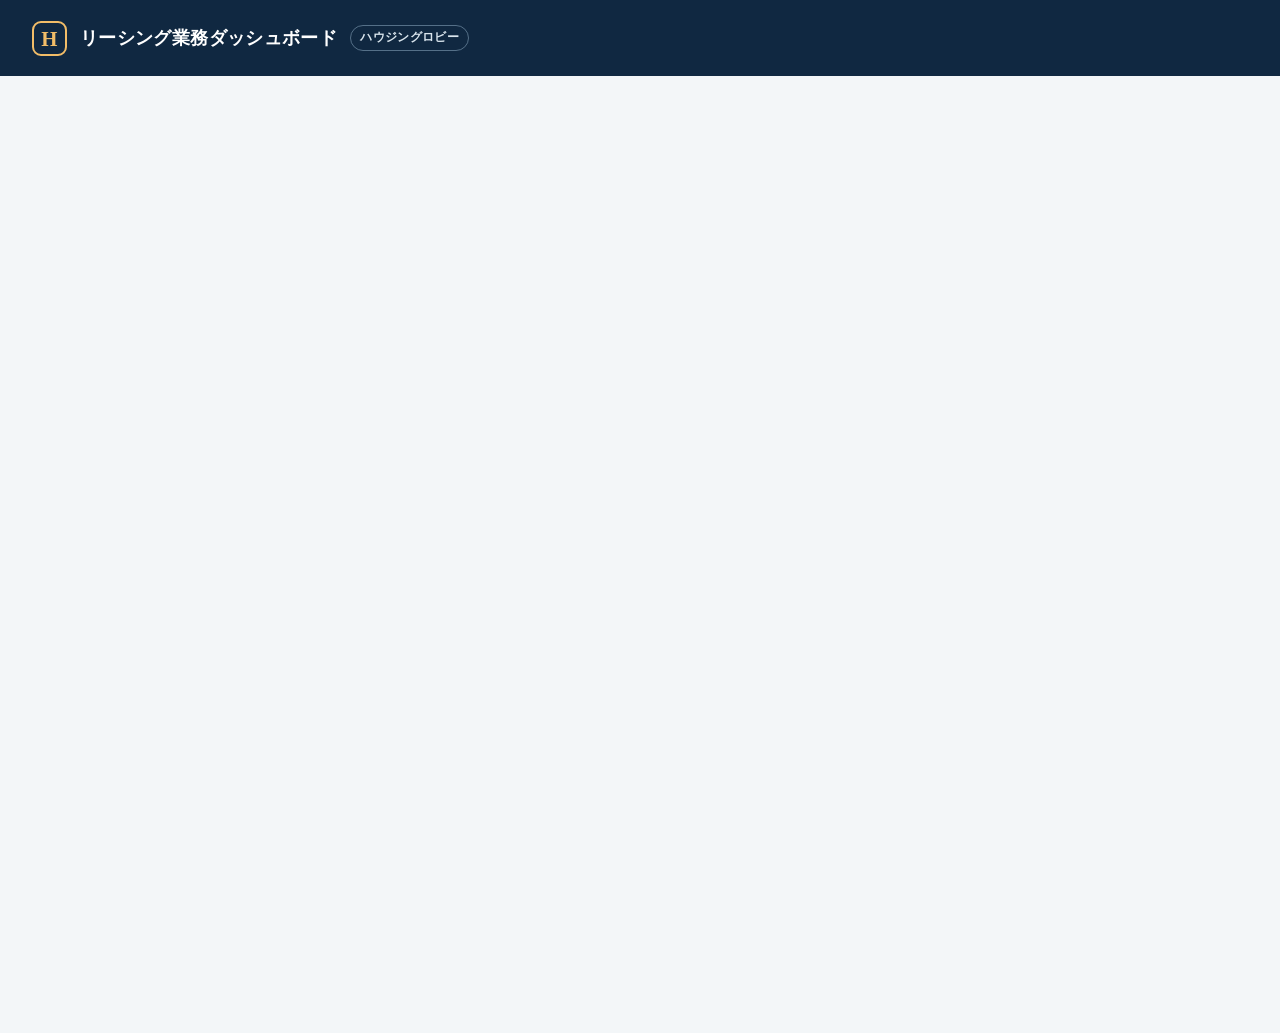
<file: docs/junkai.html>
<!doctype html>
<html lang="ja">
<head>
  <meta charset="utf-8">
  <meta name="viewport" content="width=device-width, initial-scale=1">
  <meta name="theme-color" content="#102841">
  <title>月例巡回の班分け｜リーシング業務ダッシュボード</title>
  <link rel="icon" type="image/svg+xml" href="data:image/svg+xml,%3Csvg xmlns='http://www.w3.org/2000/svg' viewBox='0 0 64 64'%3E%3Crect width='64' height='64' rx='13' fill='%23102841'/%3E%3Cpath d='M12 31 32 14l20 17v21H12z' fill='none' stroke='%23f4bb61' stroke-width='5' stroke-linejoin='round'/%3E%3Cpath d='M26 52V36h12v16' fill='none' stroke='%23f4bb61' stroke-width='5'/%3E%3C/svg%3E">
  <link rel="stylesheet" href="styles.css?v=20261022b">
  <style>
    .jk-setup>summary{list-style:none;cursor:pointer;margin-bottom:0;flex-wrap:wrap}.jk-setup>summary h2{white-space:nowrap}.jk-setup>summary::-webkit-details-marker{display:none}.jk-setup[open]>summary{margin-bottom:17px}.jk-caret{font-size:.7rem;color:#1b5d85;display:inline-block;transition:transform .15s}.jk-setup[open] .jk-caret{transform:rotate(180deg)}
    .jk-pass textarea{width:100%;border:1px solid #cbd9e2;border-radius:8px;padding:10px 12px;font-size:.95rem;resize:vertical;font-family:inherit}
    .jk-park{font-size:.8rem;color:#13262d;background:#fff8e8;border:1px solid #efdbad;border-radius:8px;padding:3px 8px;width:fit-content}.link-btn{border:0;background:none;color:#1b5d85;font-weight:700;font-size:.78rem;cursor:pointer;text-decoration:underline}
    .jk-route{display:block;text-align:center;text-decoration:none;white-space:nowrap;overflow:hidden;text-overflow:ellipsis;padding:10px 12px;font-size:.9rem;min-height:0}
    @media(max-width:420px){.jk-route{font-size:.8rem;padding:9px 8px}}
    .jk-groups{display:flex;flex-direction:column;gap:8px}
    .jk-g{display:grid;grid-template-columns:1fr 1.3fr 1fr 1fr 80px auto;gap:8px;align-items:end}
    .jk-g label{display:flex;flex-direction:column;gap:4px;font-size:.78rem;font-weight:800;color:#536b7d}
    .jk-g input,.jk-g select{border:1px solid #cbd9e2;border-radius:8px;padding:9px 10px;font-size:.9rem;min-height:42px;background:#fff}
    .jk-cards{display:grid;grid-template-columns:repeat(auto-fill,minmax(330px,1fr));gap:14px;align-items:start}
    .jk-card{background:#fff;border:1px solid #dfe8ee;border-radius:14px;padding:16px;display:flex;flex-direction:column;gap:8px;break-inside:avoid}
    .jk-card>summary{list-style:none;cursor:pointer;display:flex;flex-direction:column;gap:6px}.jk-card>summary::-webkit-details-marker{display:none}.jk-sumrow{display:flex;justify-content:space-between;align-items:center;gap:8px}.jk-card[open] .jk-caret{transform:rotate(180deg)}.jk-card[open]>summary{padding-bottom:4px}
    .jk-card h2{margin:0;font-size:1.15rem}.jk-card .sub{color:#617688;font-size:.82rem}
    .jk-prop{border-top:1px solid #e9eff2;padding:8px 0;display:flex;flex-direction:column;gap:3px}
    .jk-prop .top{display:flex;justify-content:space-between;gap:8px;align-items:baseline}
    .jk-prop b{font-size:.95rem}.jk-prop .meta{font-size:.76rem;color:#6a7f8e}
    .jk-rooms{display:flex;flex-wrap:wrap;gap:5px}
    .jk-rooms a{font-size:.78rem;border-radius:999px;padding:2px 9px;text-decoration:none;border:1px solid #cbd9e2;color:#1b5d85;background:#fff}
    .jk-rooms a.done{background:#e4f5ec;border-color:#9fd3b6;color:#14704b}
    .jk-rooms a.soon{border-style:dashed}
    .x{border:0;background:none;color:#a3401f;font-size:.8rem;cursor:pointer}
    .jk-add{display:flex;gap:6px}.jk-add select{flex:1;border:1px solid #cbd9e2;border-radius:8px;padding:6px 8px;font-size:.84rem}
    .jk-progress{height:8px;background:#e9eff3;border-radius:9px;overflow:hidden}.jk-progress i{display:block;height:100%;background:#23845c}
    @media(max-width:1000px){.jk-g{grid-template-columns:1fr 1fr 1fr}.jk-g{border-bottom:1px solid #e9eff2;padding-bottom:8px}}
    @media(max-width:600px){.jk-g{grid-template-columns:1fr 1fr}}
    @media print{.masthead,.no-print,.back-link{display:none!important}.shell{padding:0}.jk-cards{grid-template-columns:1fr 1fr}.jk-card{border-color:#999}.jk-add,.x{display:none!important}}
  </style>
  <script defer src="vendor/msal-browser-2.38.3.min.js"></script>
  <script defer src="config.js?v=20261008gas2"></script>
  <script defer src="auth.js?v=20261011e"></script>
  <script defer src="snapshot-current.js?v=20261008auth"></script>
  <script defer src="api.js?v=20261022b"></script>
  <script defer src="nav.js?v=20261022"></script>
  <script defer src="junkai.js?v=20261022k"></script>
</head>
<body data-page="junkai">
  <header class="masthead"><div class="masthead-inner"><div class="brand"><span class="brand-mark">H</span><span>リーシング業務ダッシュボード</span><span class="prototype-pill">ハウジングロビー</span></div><div class="asof" id="asof"></div></div></header>
  <main class="shell">
    <a class="back-link" href="index.html#patrol">← ダッシュボードに戻る</a>
    <div class="section-heading"><div><p class="eyebrow">MONTHLY PATROL</p><h1>月例巡回の班分け</h1></div><p class="section-meta" id="saved-note"></p></div>
    <p class="notice" id="notice">データを読み込んでいます…</p>

    <details class="panel no-print jk-setup" id="setup" open>
      <summary class="panel-heading"><h2>① 巡回日と班 <span class="jk-caret">▼</span></h2><span id="setup-sum">班ごとに担当エリアと物件数を決めます</span></summary>
      <div class="filters"><label>巡回日<input type="date" id="jk-date"></label><label>過去の班分け<select id="jk-past"><option value="">（新規）</option></select></label></div>
      <div class="jk-groups" id="jk-groups"></div>
      <div class="button-row" style="margin-top:12px"><button type="button" class="secondary-button" id="jk-addg">＋ 班を追加</button><button type="button" class="primary-button" id="jk-make">② 振り分け案を作る</button></div>
      <p class="footnote" style="margin:8px 0 0">対象：空室中と退去予定の部屋（駐車場・ガレージの区画は除く）。同じ建物の部屋は1物件にまとめます。巡回から日が経っている物件（未巡回を含む）、空室期間が長い物件を優先して選びます。班ごとに担当エリアを2つまで選べます（なしは「ー」）。同じエリアを担当する班が複数あるときは、割り当てが少ない班から順に振り分けます。</p>
    </details>
    <section class="panel jk-pass" style="border:2px solid #b86d05;background:#fffaf0">
      <div class="panel-heading"><h2>🔑 オペロ ワンデイパス</h2><span>巡回日に使う解錠用の情報。保存すると全員で共有されます</span></div>
      <textarea id="jk-pass" rows="3" placeholder="ワンデイパスのURLや番号を貼り付け（班ごとに分ける場合は、1行ずつ「A班：…」のように）"></textarea>
      <div class="button-row" style="margin-top:8px"><button type="button" class="secondary-button no-print" id="jk-pass-copy">コピー</button><span class="footnote" id="jk-pass-note">社内アカウントの人だけが見られます。巡回日の翌日からは表示されません。</span></div>
    </section>

    <div class="button-row no-print" style="margin:14px 0"><button type="button" class="primary-button" id="jk-save" hidden>③ 保存して全員に共有</button><button type="button" class="secondary-button" id="jk-print" hidden>班ごとの表を印刷・PDF</button><span class="save-message" id="jk-msg" role="status"></span></div>
    <div class="jk-cards" id="jk-cards"></div>
  </main>
</body>
</html>
</file>
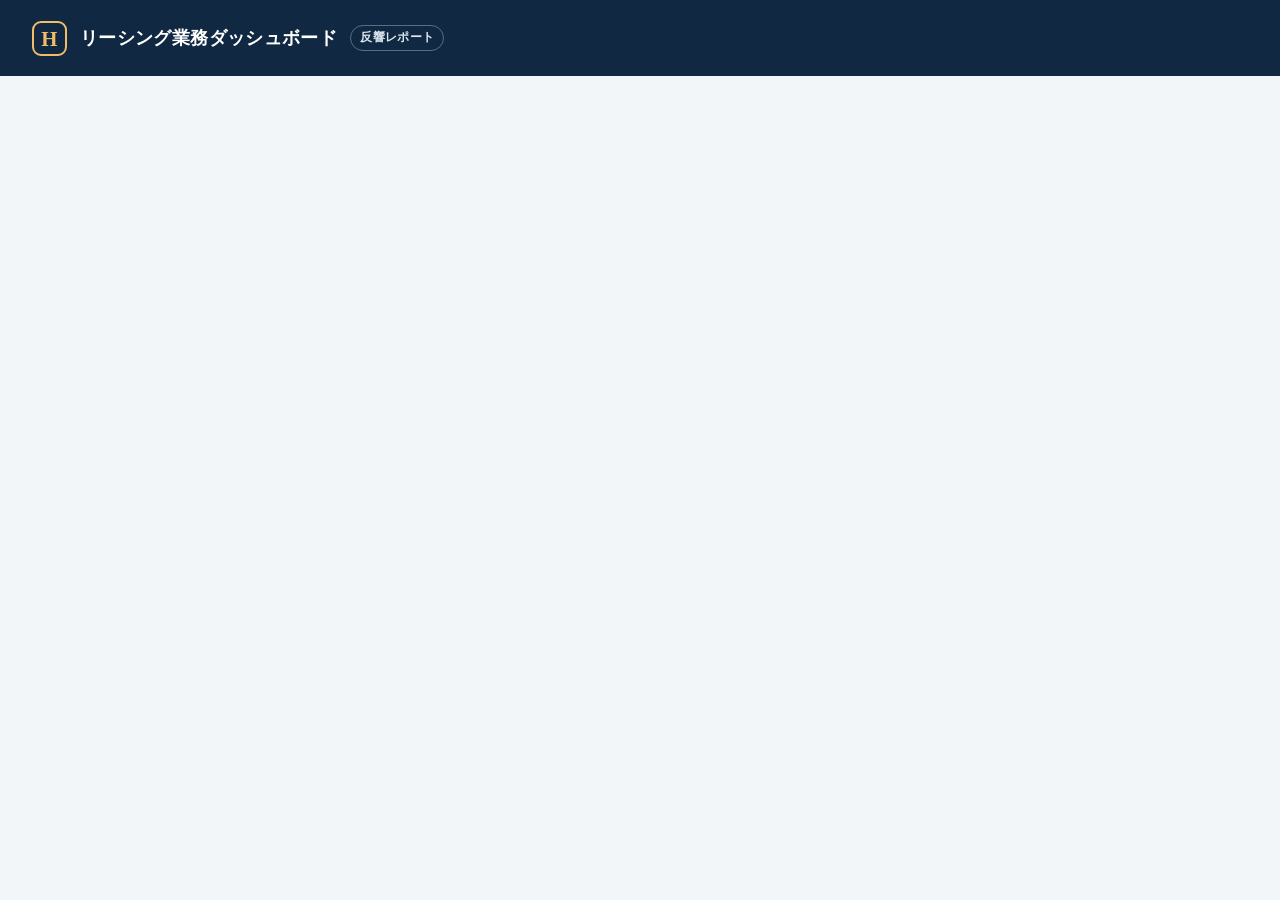
<file: docs/report.html>
<!doctype html>
<html lang="ja">
<head>
  <meta charset="utf-8">
  <meta name="viewport" content="width=device-width, initial-scale=1">
  <title>反響レポート｜リーシング業務ダッシュボード</title>
  <link rel="stylesheet" href="styles.css?v=20261008auth">
  <link rel="stylesheet" href="report.css?v=20261011d">
  <script defer src="vendor/msal-browser-2.38.3.min.js"></script>
  <script defer src="config.js?v=20261008gas2"></script>
  <script defer src="auth.js?v=20261011e"></script>
  <script defer src="snapshot-current.js?v=20261008auth"></script>
  <script defer src="patrol-store.js?v=20261002"></script>
  <script defer src="api.js?v=20261029s"></script>
  <script defer src="patrol-items.js?v=20261011c"></script>
  <script defer src="vendor/jszip-3.10.1.min.js"></script>
  <script defer src="report-docx.js?v=20261030b"></script>
  <script defer src="suumo.js?v=20261030"></script>
  <script defer src="report-internal.js?v=20261029"></script>
  <script defer src="report.js?v=20261030"></script>
</head>
<body>
  <header class="masthead no-print"><div class="masthead-inner"><div class="brand"><span class="brand-mark">H</span><span>リーシング業務ダッシュボード</span><span class="prototype-pill">反響レポート</span></div></div></header>
  <main class="shell report-shell">
    <div class="no-print report-bar">
      <a class="back-link" id="back" href="index.html">← 部屋ページに戻る</a>
      <label>集計期間<select id="months"><option value="1">直近1か月</option><option value="3" selected>直近3か月</option><option value="6">直近6か月</option></select></label>
      <button class="primary-button" id="print" hidden>社内用 分析レポート（PDFで保存）</button>
      <button class="primary-button" id="docx" hidden>オーナー様向け 報告書（Word）</button>
    </div>
    <p id="msg" class="notice no-print" role="status">レポートを作成しています…（Asanaの反響を集計するため、30秒ほどかかることがあります）</p>
    <form id="pass-form" class="panel no-print" hidden><label>巡回登録の合言葉<input id="pass" type="password" autocomplete="off"></label> <button class="primary-button">作成</button></form>
    <article id="report" class="report" hidden></article>
  </main>
</body>
</html>
</file>
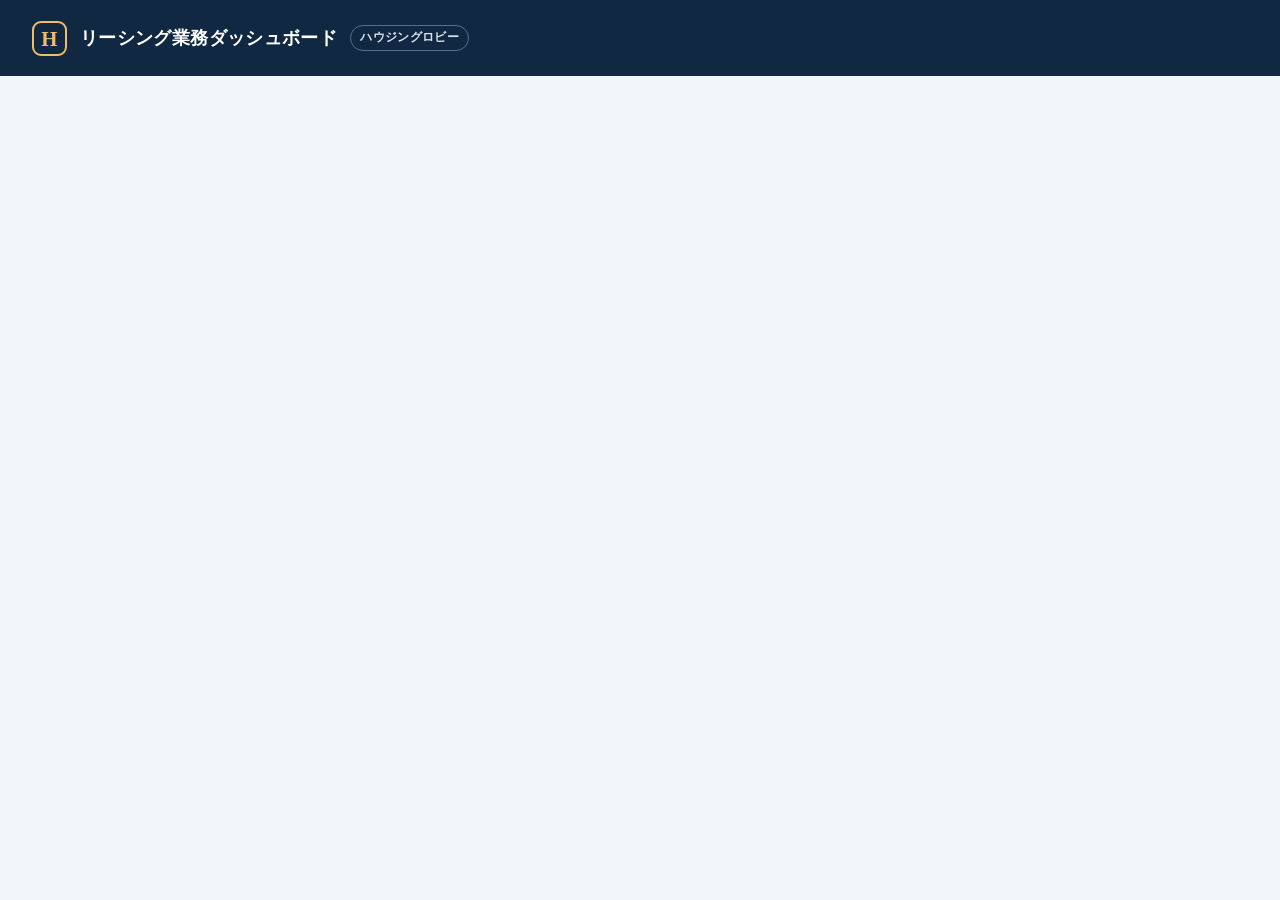
<file: docs/room.html>
<!doctype html>
<html lang="ja">
<head>
  <meta charset="utf-8">
  <meta name="viewport" content="width=device-width, initial-scale=1">
  <meta name="theme-color" content="#102841">
  <meta name="description" content="部屋ごとの巡回チェックと次回巡回予定">
  <title>部屋別巡回｜リーシング業務ダッシュボード</title>
  <link rel="icon" type="image/svg+xml" href="data:image/svg+xml,%3Csvg xmlns='http://www.w3.org/2000/svg' viewBox='0 0 64 64'%3E%3Crect width='64' height='64' rx='13' fill='%23102841'/%3E%3Cpath d='M12 31 32 14l20 17v21H12z' fill='none' stroke='%23f4bb61' stroke-width='5' stroke-linejoin='round'/%3E%3Cpath d='M26 52V36h12v16' fill='none' stroke='%23f4bb61' stroke-width='5'/%3E%3C/svg%3E">
  <link rel="stylesheet" href="styles.css?v=20261008auth">
  <link rel="stylesheet" href="room-location.css?v=20261107lp">
  <script defer src="vendor/msal-browser-2.38.3.min.js"></script>
  <script defer src="config.js?v=20261008gas2"></script>
  <script defer src="auth.js?v=20261011e"></script>
  <script defer src="snapshot-current.js?v=20261008auth"></script>
  <script defer src="patrol-store.js?v=20261002"></script>
  <script defer src="patrol-items.js?v=20261022"></script>
  <script defer src="api.js?v=20261029s"></script>
  <script defer src="outbox.js?v=20261008auth"></script>
  <script defer src="outbox-bar.js?v=20261008auth"></script>
  <script defer src="suumo.js?v=20261030"></script>
  <script defer src="room.js?v=20261107lp"></script>
</head>
<body>
  <header class="masthead"><div class="masthead-inner"><div class="brand"><span class="brand-mark">H</span><span>リーシング業務ダッシュボード</span><span class="prototype-pill">ハウジングロビー</span></div><div class="asof" id="asof"></div></div></header>
  <div class="outbox-bar" id="outbox-bar" hidden></div>
  <main class="shell room-shell">
    <a class="back-link" href="index.html#patrol">← 巡回一覧に戻る</a>
    <div id="room-not-found" class="panel" hidden><h1>部屋が見つかりません</h1><p>一覧から部屋を選び直してください。</p></div>
    <div id="room-content" hidden>
      <div class="section-heading"><div><p class="eyebrow">ROOM PATROL</p><h1 id="room-name"></h1><p class="room-subline" id="room-meta"></p></div><div class="head-actions"><a id="report-link" class="primary-button report-button" href="#">反響レポート作成</a><a id="asana-link" target="_blank" rel="noopener noreferrer">Asanaで確認 ↗</a></div></div>
      <section class="room-location" aria-labelledby="location-title">
        <div class="location-details"><h2 id="location-title">所在地</h2><p id="room-address"></p><p class="location-help" id="room-parking" hidden></p><p class="location-help" id="location-help"></p></div>
        <a id="route-link" class="route-button" target="_blank" rel="noopener noreferrer" hidden>Googleマップでルート検索</a>
      </section>
      <section class="panel room-lp-panel" id="lp-box" aria-labelledby="lp-title">
        <div class="panel-heading"><div><p class="eyebrow">PROPERTY LANDING PAGE</p><h2 id="lp-title">物件紹介LP</h2></div><span id="lp-badge" class="lp-badge">確認中</span></div>
        <p class="location-help">反響対応でお客様へ案内するページです。送付前に募集状況と掲載内容をご確認ください。</p>
        <div class="lp-state" id="lp-state" role="status" aria-live="polite">登録済みのLPを確認しています…</div>
        <button type="button" id="lp-button" class="secondary-button" hidden>物件紹介LPを作成</button>
      </section>
      <div class="two-metrics"><div class="metric-line room-metric"><span>前回巡回</span><strong id="last-patrol">未登録</strong></div><div class="metric-line room-metric"><span>次回巡回予定</span><strong id="next-patrol">未設定</strong></div></div>
      <div class="notice" id="sibling-note" hidden></div>
      <section class="panel" id="suumo-panel" hidden><div class="panel-heading"><h2>SUUMOの閲覧数・問い合わせ</h2><span>掲載物件レポートから</span></div><div id="suumo-body"></div></section>
      <div class="notice subtle" id="staging-source"></div>
      <div class="room-grid">
        <section class="panel"><div class="panel-heading"><h2>巡回内容を登録</h2><span>各項目の有無をチェック</span></div>
          <form id="room-form" class="patrol-form">
            <label>巡回日<input id="visit-date" type="date" required></label>
            <p class="next-preview">登録後の次回巡回予定：<strong id="next-preview">—</strong>（45日後）</p>
            <label>鍵種別<select id="key-type"><option value="">（変更しない）</option></select></label>
            <fieldset class="check-grid" id="check-grid"><legend>現地確認（チェック＝問題なし／チェックなし＝対応タスクを作成）</legend></fieldset>
            <div class="photo-block general"><span class="photo-label">その他不備（写真またはコメントがあると「その他不備」タスクを作成）</span><textarea id="other-issue" rows="3" maxlength="1000" placeholder="例：玄関ドアに傷、浴室の換気扇から異音 など"></textarea><label class="photo-button">📷 その他の写真を追加<input type="file" id="photo-general" accept="image/*" multiple></label><div class="photo-thumbs" id="thumbs-general"></div></div>
            <label>確認メモ<textarea id="visit-note" rows="4" maxlength="1000" placeholder="補充・撤去・次回確認事項など"></textarea></label>
            <div class="shared-only"><label>担当者名<input id="inspector" type="text" maxlength="30" autocomplete="name" placeholder="例：細田"></label></div>
            <div class="shared-only"><label>巡回登録の合言葉<input id="passcode" type="password" autocomplete="off"></label></div>
            <button type="submit" class="primary-button" id="submit-button">確認画面へ</button>
            <div id="preview" hidden><p class="next-preview">Asanaの物件タスクに「巡回確認（日付）」サブタスクを作り、次の内容を登録します。チェックのない項目（ステージング以外）は、その中に設置タスクを作ります。</p><div class="preview-box" id="preview-text"></div><div class="button-row"><button type="button" class="primary-button" id="confirm-button">この内容でAsanaに登録</button><button type="button" class="secondary-button" id="cancel-button">修正する</button></div></div>
            <p id="save-message" role="status" class="save-message"></p>
          </form>
        </section>
        <section class="panel"><div class="panel-heading"><h2>最新の確認状態</h2></div><div id="latest-checks" class="check-summary"></div><div id="local-records" class="local-records" hidden></div></section>
      </div>
      <section class="panel"><div class="panel-heading"><h2>この部屋の巡回履歴</h2><span id="history-count"></span></div><div class="filters"><label>開始日<input id="history-from" type="date"></label><label>終了日<input id="history-to" type="date"></label><label>確認項目<select id="history-check"><option value="all">すべて</option></select></label><label class="search-field">メモ検索<input id="history-query" type="search" placeholder="メモの語句で検索"></label></div><div class="table-scroll"><table class="list-table"><thead><tr><th>巡回日</th><th>次回予定</th><th>要対応の項目</th><th>鍵種別</th><th>写真</th><th>担当</th><th>メモ</th></tr></thead><tbody id="history-body"></tbody></table></div></section>
      <p class="footnote">Asanaの「ステージング完了」は存在の根拠として表示します。Asanaに記載がない場合は「未確認」であり、「なし」とは判定しません。<span id="storage-note">巡回記録はAsanaの空室タスクにコメントとして保存され、全員に共有されます。</span></p>
    </div>
  </main>
</body>
</html>
</file>
<file: docs/styles.css>
:root{font-family:-apple-system,BlinkMacSystemFont,"Hiragino Kaku Gothic ProN","Yu Gothic",Meiryo,sans-serif;color:#152b3f;background:#f3f6f8;font-size:16px;line-height:1.55}*{box-sizing:border-box}body{margin:0}button,input,select,textarea{font:inherit}button{cursor:pointer}a{color:#115b8a}.masthead{background:#102841;color:#fff}.masthead-inner{max-width:1440px;margin:auto;padding:0 32px;min-height:76px;display:flex;align-items:center;justify-content:space-between;gap:20px}.brand{display:flex;align-items:center;gap:13px;font-weight:800;font-size:1.15rem;letter-spacing:.02em}.brand-mark{width:35px;height:35px;display:grid;place-items:center;border:2px solid #f2bd68;border-radius:9px;color:#f2bd68;font-family:Georgia,serif;font-size:1.3rem}.prototype-pill{border:1px solid #557088;border-radius:999px;padding:2px 9px;font-size:.78rem;font-weight:600;color:#d9e5ed}.asof{font-size:.82rem;color:#d5e2ec;text-align:right}.shell{max-width:1440px;padding:28px 32px 42px;margin:auto}.tabs{display:flex;flex-wrap:wrap;gap:8px;margin-bottom:18px}.tab{border:1px solid #d3dee5;background:#fff;color:#37546b;border-radius:9px;padding:10px 18px;font-weight:700;min-height:45px}.tab:hover,.tab:focus-visible{border-color:#2679a6}.tab.active{background:#1b5d85;border-color:#1b5d85;color:#fff}.notice{background:#fff8e8;color:#72551e;border:1px solid #efdbad;border-radius:10px;padding:12px 16px;margin:0 0 23px;font-size:.9rem}.notice.subtle{background:#edf4f8;color:#34556b;border-color:#d6e5ee}.view[hidden]{display:none}.section-heading{display:flex;align-items:end;justify-content:space-between;gap:16px;margin:0 0 22px}.eyebrow{font-size:.72rem;color:#537b95;font-weight:800;letter-spacing:.16em;margin:0 0 3px}.section-heading h1{font-size:1.75rem;line-height:1.3;letter-spacing:-.03em;margin:0}.section-meta{font-size:.86rem;color:#617688;margin:0 0 4px}.kpis{display:grid;grid-template-columns:repeat(4,minmax(0,1fr));gap:15px;margin-bottom:18px}.kpi,.panel,.metric-line{background:white;border:1px solid #dfe8ee;border-radius:14px;box-shadow:0 3px 16px rgba(22,50,71,.035)}.kpi{padding:22px 23px;min-height:138px}.kpi .label{font-size:.86rem;color:#5c7182;font-weight:700}.kpi strong{display:block;color:#102f48;font-size:2rem;line-height:1.2;margin:11px 0 5px;font-variant-numeric:tabular-nums}.kpi small{color:#6c7f8c;font-size:.76rem}.kpi.featured{background:#163d5a;color:#fff;border-color:#163d5a}.kpi.featured strong,.kpi.featured .label,.kpi.featured small{color:#fff}.dashboard-grid{display:grid;grid-template-columns:1.25fr .75fr;gap:18px;margin-bottom:18px}.panel{padding:22px;margin-bottom:18px}.dashboard-grid .panel{margin-bottom:0}.panel-heading{display:flex;justify-content:space-between;align-items:baseline;gap:10px;margin-bottom:17px}.panel-heading h2{font-size:1.1rem;margin:0;color:#18364c}.panel-heading span{font-size:.77rem;color:#718694}.bar-row{display:grid;grid-template-columns:82px 1fr 63px;align-items:center;gap:13px;margin:15px 0;font-size:.89rem}.bar-row .track{height:11px;background:#e9eff3;border-radius:99px;overflow:hidden}.bar-row .fill{height:100%;background:#267aa3;border-radius:99px}.bar-row strong{text-align:right;font-variant-numeric:tabular-nums}.exception-row{display:flex;justify-content:space-between;align-items:center;padding:12px 0;border-bottom:1px solid #e9eff3;font-size:.88rem}.exception-row:last-child{border-bottom:0}.exception-row strong{font-size:1.1rem;color:#9b5c2b}.table-scroll{overflow-x:auto}table{width:100%;border-collapse:collapse;text-align:left;white-space:nowrap}th{background:#f1f5f7;color:#506779;font-size:.76rem;font-weight:800;padding:10px 11px}td{padding:11px;border-bottom:1px solid #e9eff2;font-size:.86rem}tbody tr:last-child td{border-bottom:0}td.num,th.num{text-align:right;font-variant-numeric:tabular-nums}td strong{font-weight:750}.total-row td{font-weight:800;background:#edf4f7}.filters{display:flex;flex-wrap:wrap;gap:12px;margin-bottom:17px}.filters label,.patrol-form label{display:flex;flex-direction:column;gap:5px;color:#536b7d;font-size:.79rem;font-weight:800}.filters select,.filters input,.patrol-form select,.patrol-form input,.patrol-form textarea{border:1px solid #cbd9e2;border-radius:8px;background:#fff;color:#152b3f;padding:10px 12px;min-height:44px;font-size:.9rem}.filters select{min-width:160px}.filters .search-field{flex:1;min-width:220px}.filters .search-field input{width:100%}.list-table td:first-child{font-weight:700}.badge{display:inline-block;border-radius:999px;padding:3px 9px;font-size:.75rem;font-weight:800}.badge.good{color:#14704b;background:#e4f5ec}.badge.warn{color:#9b5a19;background:#fff2dd}.badge.muted{color:#536c7e;background:#e9f0f4}.footnote,footer{font-size:.78rem;color:#697d8b}.two-metrics{display:grid;grid-template-columns:repeat(2,minmax(0,1fr));gap:15px;margin:0 0 16px}.metric-line{padding:19px 22px;display:flex;align-items:center;gap:16px}.metric-line strong{font-size:1.85rem;color:#1a557c;font-variant-numeric:tabular-nums}.metric-line span{font-size:.85rem;color:#617688}.patrol-grid{display:grid;grid-template-columns:1fr 1fr;gap:18px}.patrol-form{display:grid;gap:13px}.patrol-form textarea{resize:vertical}.primary-button{border:0;border-radius:9px;padding:11px 18px;background:#1b5d85;color:#fff;font-weight:800}.primary-button:hover{background:#174b6c}.save-message{margin:0;color:#176a50;font-size:.85rem;min-height:1.2em}.summary-stat{padding:11px 0;border-bottom:1px solid #e9eff3;display:flex;justify-content:space-between;gap:10px}.summary-stat strong{font-variant-numeric:tabular-nums}.empty{padding:20px;color:#6e8291;text-align:center}footer{border-top:1px solid #dce6eb;margin-top:27px;padding-top:20px}:focus-visible{outline:3px solid #f5bd65;outline-offset:2px}@media(max-width:900px){.kpis{grid-template-columns:repeat(2,1fr)}.dashboard-grid,.patrol-grid{grid-template-columns:1fr}}@media(max-width:620px){.masthead-inner{padding:15px 18px;align-items:flex-start;flex-direction:column;gap:8px}.shell{padding:18px 14px 30px}.brand{font-size:1rem}.asof{text-align:left}.section-heading{align-items:flex-start;flex-direction:column;gap:4px}.section-heading h1{font-size:1.45rem}.kpis{gap:9px}.kpi{padding:16px;min-height:122px}.kpi strong{font-size:1.55rem}.panel{padding:16px}.bar-row{grid-template-columns:72px 1fr 54px;gap:8px}.two-metrics{grid-template-columns:1fr}.tabs{display:grid;grid-template-columns:repeat(2,1fr)}.tab{padding:9px 5px;font-size:.88rem}.filters label{flex:1;min-width:145px}}
:root{--header-safe:#102841}
.brand,.prototype-pill{white-space:nowrap}
.brand-mark{flex:0 0 35px}
@media(max-width:900px){.masthead-inner{padding-top:14px;padding-bottom:14px;align-items:flex-start;flex-direction:column;gap:5px}.asof{text-align:left}}
.room-shell{max-width:1180px}.back-link{display:inline-block;margin:0 0 23px;text-decoration:none;font-weight:750}.back-link:hover,.room-link:hover{text-decoration:underline}.room-link{color:#185a80;text-decoration:none}.room-subline{color:#617688;margin:8px 0 0;font-size:.92rem}.room-metric{justify-content:space-between}.room-metric strong{font-size:1.25rem}.room-grid{display:grid;grid-template-columns:1.1fr .9fr;gap:18px}.room-grid .panel{min-width:0}.next-preview{margin:0;color:#49687b;font-size:.9rem}.next-preview strong{color:#163e5b}.check-grid{border:0;padding:0;margin:3px 0 0;display:grid;grid-template-columns:repeat(2,minmax(0,1fr));gap:10px}.check-grid legend{font-size:.84rem;font-weight:800;color:#526b7c;padding:0 0 8px}.check-card{border:1px solid #cedde5;border-radius:10px;min-height:57px;padding:12px 15px;display:flex!important;flex-direction:row!important;align-items:center;gap:12px!important;font-size:.94rem!important;color:#213d51!important;background:#fff;cursor:pointer}.check-card:has(input:checked){border-color:#4fa57b;background:#eaf7ef}.check-card input{position:absolute;opacity:0;width:1px;height:1px}.check-card:has(input:focus-visible){outline:3px solid #f5bd65;outline-offset:2px}.check-mark{width:25px;height:25px;border:2px solid #abbec9;border-radius:6px;display:grid;place-items:center;color:transparent;font-size:1rem;font-weight:900;flex:0 0 25px}.check-card input:checked+.check-mark{background:#23845c;border-color:#23845c;color:#fff}.check-summary-row{display:flex;justify-content:space-between;gap:14px;padding:12px 0;border-bottom:1px solid #e9eff2}.check-summary-row:last-child{border-bottom:0}.check-yes{color:#14704b;font-weight:800}.check-no{color:#627c8d;font-weight:750}.check-unknown{color:#84939b}.room-shell .filters input[type=date]{min-width:145px}.room-shell .filters select{min-width:160px}@media(max-width:800px){.room-grid{grid-template-columns:1fr}}@media(max-width:520px){.check-grid{grid-template-columns:1fr}.room-metric{align-items:flex-start;flex-direction:column;gap:3px}.room-shell .filters label{min-width:calc(50% - 7px)}.room-shell .filters .search-field{min-width:100%}}

.mgmt-grid{display:grid;grid-template-columns:repeat(2,minmax(0,1fr));gap:10px 22px;margin:4px 0 18px}.mgmt-row{display:grid;grid-template-columns:80px 1fr 1fr;align-items:end;gap:10px}.mgmt-row>span{font-weight:700;padding-bottom:11px}.mgmt-row input{width:100%}.mgmt-form .filters{margin-bottom:14px}
.preview-box{white-space:pre-wrap;background:#f6f9fb;border:1px solid #d6e4ec;border-radius:10px;padding:14px 16px;font-size:.9rem;margin:12px 0}.button-row{display:flex;gap:10px;flex-wrap:wrap}.secondary-button{border:1px solid #b9cbd7;background:#fff;color:#1b5d85;border-radius:9px;padding:11px 18px;font-weight:700;min-height:46px}
.local-records{border:1px dashed #e0c27c;background:#fffaf0;border-radius:12px;padding:14px 16px;margin-top:14px}.local-records h3{font-size:.95rem;margin:0 0 8px}
@media(max-width:800px){.mgmt-grid{grid-template-columns:1fr}}
.mgmt-row label{display:flex;flex-direction:column;gap:5px;color:#536b7d;font-size:.79rem;font-weight:800}.mgmt-row input{border:1px solid #cbd9e2;border-radius:8px;background:#fff;color:#152b3f;padding:10px 12px;min-height:44px;font-size:.9rem}
.save-message.error{color:#a3401f}

.check-card{flex-wrap:wrap}.check-card .check-sub{width:100%;font-size:.76rem;color:#6a7f8e;margin-left:37px;margin-top:-4px}.check-card.is-na{opacity:.55}
.na-toggle{display:inline-flex!important;flex-direction:row!important;align-items:center;gap:5px!important;font-size:.76rem!important;color:#536b7d!important;margin-left:auto}.na-toggle input{position:static!important;opacity:1!important;width:auto!important;height:auto!important;min-height:0!important}
.photo-block{display:flex;flex-direction:column;gap:6px;border:1px dashed #cbd9e2;border-radius:10px;padding:10px 12px;background:#fbfdfe}.photo-block[hidden]{display:none}.photo-label{font-size:.79rem;font-weight:800;color:#536b7d}.photo-block input[type=file]{min-height:0!important;padding:4px 0!important;border:0!important;background:transparent!important}
.photo-thumbs{display:flex;flex-wrap:wrap;gap:6px}.photo-thumbs img{width:64px;height:64px;object-fit:cover;border-radius:6px;border:1px solid #d6e4ec}
.check-grid .photo-block{grid-column:1/-1;margin-top:-4px}
.issue-list{white-space:normal;min-width:180px}
.photo-block.general textarea{border:1px solid #cbd9e2;border-radius:8px;background:#fff;color:#152b3f;padding:10px 12px;font-size:.9rem;resize:vertical;width:100%}

.check-grid .photo-block{flex-direction:row;flex-wrap:wrap;align-items:center;gap:8px;border:0;background:transparent;padding:0 2px}
.photo-button{display:inline-flex!important;flex-direction:row!important;align-items:center;gap:6px!important;border:1px solid #b9cbd7;border-radius:999px;background:#fff;color:#1b5d85!important;font-size:.8rem!important;font-weight:750!important;padding:6px 12px;cursor:pointer}.photo-button[hidden]{display:none!important}.photo-button input{display:none}
.photo-thumbs:empty{display:none}

.promo-grid{grid-template-columns:1fr 1fr}.promo-h{font-size:.85rem;color:#536b7d;margin:16px 0 6px}.promo-h:first-child{margin-top:0}
.mini-table{width:100%;white-space:normal}.mini-table td,.mini-table th{padding:6px 8px;font-size:.84rem}.mini-table .bar-cell{width:30%}.mini-table .bar-cell span{display:block;height:8px;border-radius:99px;background:#267aa3}
@media(max-width:900px){.promo-grid{grid-template-columns:1fr}}

.outbox-bar{background:#fff2dd;border-bottom:1px solid #efd3a3;color:#7a4f12}.outbox-inner{max-width:1440px;margin:auto;padding:10px 32px;display:flex;flex-wrap:wrap;gap:10px 16px;align-items:center;font-size:.88rem}.outbox-bar ul{max-width:1440px;margin:0 auto;padding:0 32px 10px 52px;font-size:.8rem}.outbox-bar .secondary-button{min-height:36px;padding:6px 12px}
@media(max-width:620px){.outbox-inner{padding:10px 14px}.outbox-bar ul{padding:0 14px 10px 34px}}

.promo-fold{border-bottom:1px solid #e9eff3}.promo-fold:last-child{border-bottom:0}.promo-fold>summary{list-style:none;cursor:pointer;display:flex;align-items:center;gap:12px;padding:13px 4px;min-height:48px}.promo-fold>summary::-webkit-details-marker{display:none}
.promo-fold>summary::before{content:"";width:8px;height:8px;border-right:2px solid #6b8396;border-bottom:2px solid #6b8396;transform:rotate(-45deg);transition:transform .15s;flex:0 0 8px}.promo-fold[open]>summary::before{transform:rotate(45deg)}
.promo-fold>summary:hover .promo-title{color:#1b5d85}.promo-title{font-weight:800;color:#18364c;font-size:.95rem;white-space:nowrap}.promo-preview{margin-left:auto;color:#6a7f8e;font-size:.8rem;text-align:right;overflow:hidden;text-overflow:ellipsis;white-space:nowrap;min-width:0}
.promo-body{padding:0 4px 14px 24px}.promo-fold.big>summary{padding:4px 0}.promo-fold.big .promo-title{font-size:1.1rem}.promo-fold.big .promo-body{padding:14px 0 0}
.mini-table td.muted{color:#7a8d9a}
@media(max-width:620px){.promo-fold>summary{flex-wrap:wrap}.promo-preview{margin-left:20px;text-align:left;white-space:normal;width:100%}}

.auth-user{display:flex;align-items:center;gap:10px;font-size:.8rem;color:#d5e2ec}.auth-user a{color:#f2bd68}
body.auth-wait main,body.auth-wait .outbox-bar{visibility:hidden}

.tab-link{display:inline-flex;align-items:center;text-decoration:none}.tab-link:hover{border-color:#2679a6}
.hk-counts{display:grid;grid-template-columns:repeat(auto-fit,minmax(150px,1fr));gap:12px;margin-bottom:18px}.hk-count{background:#fff;border:1px solid #dfe8ee;border-radius:14px;padding:16px 18px}.hk-count.now{background:#163d5a;color:#fff;border-color:#163d5a}.hk-count span{font-size:.8rem;font-weight:700;opacity:.85}.hk-count strong{display:block;font-size:1.9rem;line-height:1.2;font-variant-numeric:tabular-nums}.hk-count small{font-size:.76rem;opacity:.8}
.hk-row{cursor:pointer}.hk-row:hover td{background:#f5f9fb}.hk-row a{color:inherit;text-decoration:none;font-weight:750}
.hk-detail{display:grid;grid-template-columns:1fr 1.2fr;gap:18px}.hk-detail .panel{min-width:0}.hk-dl{display:grid;grid-template-columns:96px 1fr;gap:8px 12px;margin:0;font-size:.92rem}.hk-dl dt{color:#617688;font-weight:700}.hk-dl dd{margin:0;word-break:break-all}.hk-reply{width:100%;min-height:340px;border:1px solid #cbd9e2;border-radius:10px;padding:12px 14px;font-size:.93rem;line-height:1.7;resize:vertical}.hk-msg{white-space:pre-wrap;background:#f6f9fb;border:1px solid #d6e4ec;border-radius:10px;padding:12px 14px;font-size:.9rem}
.copy-mini{border:1px solid #b9cbd7;background:#fff;color:#1b5d85;border-radius:7px;padding:1px 9px;font-size:.76rem;font-weight:700;margin-left:6px}
@media(max-width:800px){.hk-detail{grid-template-columns:1fr}}
.hk-last{display:flex;flex-wrap:wrap;gap:8px;margin:0 0 12px}
.unset-box{margin:6px 0 10px;font-size:.84rem}.unset-box summary{cursor:pointer;color:#9b5a19;font-weight:800}.unset-box ul{margin:6px 0;padding-left:1.2em}.unset-box .muted,.unset-note{color:#6a7f8e;font-size:.78rem}

/* ページ切り替えのプルダウン（2026-10-22） */
.nav-menu{position:relative;margin:0 0 18px}
.nav-menu>summary{list-style:none;display:flex;align-items:center;gap:10px;cursor:pointer;border:1px solid #d3dee5;background:#fff;border-radius:10px;padding:10px 16px;min-height:46px;font-weight:800;color:#1b5d85;width:fit-content;min-width:240px}
.nav-menu>summary::-webkit-details-marker{display:none}
.nav-menu .nav-label{font-size:.76rem;color:#617688;font-weight:700}
.nav-menu .nav-current{flex:1}
.nav-menu .nav-caret{font-size:.7rem;transition:transform .15s}
.nav-menu[open] .nav-caret{transform:rotate(180deg)}
.nav-menu>nav.tabs{position:absolute;z-index:20;top:calc(100% + 6px);left:0;display:flex;flex-direction:column;gap:6px;background:#fff;border:1px solid #d3dee5;border-radius:12px;padding:10px;box-shadow:0 10px 30px rgba(22,50,71,.15);min-width:240px;margin:0}
.nav-menu>nav.tabs .tab{width:100%;text-align:center;justify-content:center}
.tab-link{justify-content:center;text-align:center}
@media(max-width:620px){.nav-menu>summary{width:100%;min-width:0}.nav-menu>nav.tabs{right:0;min-width:0}.nav-menu>nav.tabs .tab{padding:11px 8px;font-size:.95rem}}
@media print{.nav-menu{display:none}}
.promo-chart{display:flex;gap:16px;align-items:center;flex-wrap:wrap}.promo-chart .mini-table{flex:1;min-width:220px}.pie{width:120px;height:120px;flex:0 0 120px;transform:rotate(0deg)}.pie-num{font-size:7px;font-weight:800;fill:#13262d}.pie-unit{font-size:3.4px;fill:#6a7f8e}.pie-sw{display:inline-block;width:10px;height:10px;border-radius:3px;margin-right:6px;vertical-align:-1px}
@media(max-width:620px){.pie{width:96px;height:96px;flex-basis:96px}}
.area-total-row td{background:#e6f2f2;font-weight:700;border-bottom:2px solid #c9dfe0}

/* 全体ページの「詳細な内訳」タブ（2026-11-01） */
.subtabs{display:flex;flex-wrap:wrap;gap:6px;border-bottom:1px solid #dfe8ee;margin:0 0 14px}
.subtabs button{border:0;background:none;color:#5c7182;font-weight:800;padding:9px 14px;border-bottom:3px solid transparent;margin-bottom:-1px}
.subtabs button.on{color:#1b5d85;border-bottom-color:#1b5d85}
.subtabs button[hidden]{display:none}
.cnt{border:0;background:#edf4f8;color:#115b8a;font-weight:800;border-radius:6px;padding:2px 9px;font-variant-numeric:tabular-nums}
.cnt:hover,.cnt:focus-visible{background:#1b5d85;color:#fff}
.cnt-zero{color:#a3b2bc}
.area-total-row td{background:#f7fafb}
#listing-panel .filters{margin-bottom:12px}

/* 内訳表の列・行の切り替え（2026-11-07） */
#summary-table.hide-detail .col-detail{display:none}
#summary-table.hide-sub .sub-row{display:none}
#summary-table th small{font-size:.8rem;font-weight:700;color:#6a7f8e}
/* 大事な数字を目立たせる（2026-11-07）：合計列＝青、入居率2列＝濃紺の太字、全体行＝黄 */
#summary-table th.col-sum{background:#1b5d85;color:#fff}
#summary-table th.col-sum small{color:#d6e7f2}
#summary-table td.col-sum{background:#e3eff7}
#summary-table td.col-sum .cnt{font-size:1rem}
#summary-table tr.area-total-row td.col-sum .cnt{padding:3px 12px;border-radius:6px}
/* 白抜き以外の数字は枠なし（押せることは青文字と下線で示す）（2026-11-07） */
#breakdown .cnt{background:none;padding:0 2px;border-radius:0;color:#115b8a}
#breakdown .cnt:hover,#breakdown .cnt:focus-visible{background:none;color:#0f3f5e;text-decoration:underline}
/* 白抜き（青地に白文字）は各エリアの合計行だけ（2026-11-07） */
#summary-table tr.area-total-row td.col-sum .cnt{background:#1b5d85;color:#fff}
#summary-table tr.area-total-row td.col-sum .cnt:hover,#summary-table tr.area-total-row td.col-sum .cnt:focus-visible{background:#0f3f5e}
#summary-table th:nth-last-child(-n+2){background:#163d5a;color:#fff}
#summary-table td:nth-last-child(-n+2){color:#0f3f5e;font-size:1rem;font-weight:800;background:#f4f8fb}
#summary-table tr.total-row td{background:#fff3c4;border-top:2px solid #e8c25a;font-size:1rem}
#summary-table tr.total-row td.col-sum,#summary-table tr.total-row td:nth-last-child(-n+2){background:#ffe58f}
.bd-view{margin:0 0 10px}

/* 物件一覧の並び替え見出し 2026-11-07 */
#listing-head th[data-sort]{cursor:pointer;user-select:none;white-space:nowrap}
#listing-head th[data-sort]:hover{text-decoration:underline}
#listing-head th[data-sort]::after{content:" ↕";opacity:.35;font-size:.85em}
#listing-head th[aria-sort="ascending"]::after{content:" ▲";opacity:1}
#listing-head th[aria-sort="descending"]::after{content:" ▼";opacity:1}
</file>
<file: docs/promotion-goals.css>
.goals-panel { padding: 28px 32px; }
.goals-heading { display:flex; justify-content:space-between; align-items:center; gap:16px; margin-bottom:24px; }
.goals-heading h2 { margin:0; font-size:1.2rem; letter-spacing:.02em; }
.goals-month { color:#294b60; font-size:.94rem; font-weight:650; font-variant-numeric:tabular-nums; white-space:nowrap; padding:8px 13px; background:#f0f5f8; border-radius:6px; }
.goal-card { min-width:0; }
.goal-card-top { display:flex; justify-content:space-between; align-items:center; flex-wrap:wrap; gap:10px; }
.goal-card h3 { font-size:.85rem; font-weight:600; margin:0; color:#526d80; }
.goal-status { font-size:.82rem; color:#315a72; background:#edf4f8; padding:6px 12px; border-radius:5px; font-weight:650; }
.goal-metrics { display:grid; grid-template-columns:1fr 1fr 1.15fr; margin:24px 0 26px; }
.goal-metric { min-width:0; padding:4px 28px; border-left:1px solid #dce5ec; }
.goal-metric:first-child { padding-left:0; border-left:0; }
.goal-metric:last-child { padding-right:0; }
.goal-metric dt { color:#526d80; font-size:.92rem; font-weight:600; margin-bottom:12px; }
.goal-metric dd { margin:0; color:#193c55; font-size:clamp(2.5rem,4.3vw,3.7rem); font-weight:720; line-height:1.15; letter-spacing:-.035em; font-variant-numeric:tabular-nums; overflow-wrap:anywhere; }
.goal-metric dd small { font-size:1.05rem; font-weight:600; margin-left:6px; letter-spacing:0; color:#526d80; }
.goal-achievement { background:#f0f8f7; border:0; border-radius:8px; padding:18px 24px!important; margin-top:-14px; margin-bottom:-14px; }
.goal-achievement dt,.goal-achievement dd,.goal-achievement dd small { color:#126c67; }
.goal-achievement dd { font-size:clamp(2.6rem,4.7vw,4rem); }
.goal-track { height:10px; overflow:hidden; background:#e8eff3; border-radius:5px; }
.goal-track>span { display:block; height:100%; background:#237c98; border-radius:5px; transition:width .25s; }
.goal-progress-caption { display:flex; justify-content:space-between; align-items:center; gap:12px; margin-top:12px; font-size:.88rem; color:#526d80; }
.goal-progress-caption strong { color:#193c55; font-size:1.15rem; font-variant-numeric:tabular-nums; }
.goal-progress-caption strong small { font-size:.8rem; margin-left:3px; }
.goal-progress-caption>span:last-child { color:#667d8c; font-size:.76rem; }
.is-achieved .goal-track>span { background:#208269; }
.is-achieved .goal-status { color:#17654d; background:#eaf6ee; }
.goals-editor { margin-top:26px; border-top:1px solid #dce5ec; }
.goals-editor>summary { cursor:pointer; list-style:none; display:flex; align-items:center; gap:10px; min-height:56px; font-size:.9rem; color:#254e68; font-weight:650; }
.goals-editor>summary::-webkit-details-marker { display:none; }
.goals-editor>summary::before { content:'+'; font-size:1.2rem; font-weight:400; }
.goals-editor[open]>summary::before { content:'−'; }
.goals-editor>summary>span { margin-left:auto; font-size:.78rem; font-weight:500; color:#61798a; }
.goals-editor form { padding:4px 0 12px; }
.goals-yearbar { display:flex; align-items:center; gap:18px; flex-wrap:wrap; margin:4px 0 22px; }
.goals-yearbar>label { display:flex; align-items:center; gap:10px; font-size:.85rem; color:#526d80; }
.goals-yearbar select { border:1px solid #b9cbd7; border-radius:6px; padding:9px 12px; background:#fff; color:#254e68; font:inherit; }
.goals-editor-month { margin:0; font-size:.85rem; font-weight:500; color:#61798a; }
.goals-yearbar>span { margin-left:auto; color:#254e68; font-size:.86rem; font-weight:600; font-variant-numeric:tabular-nums; }
.goals-inputs { display:grid; grid-template-columns:repeat(4,minmax(0,1fr)); gap:18px 22px; }
.goals-inputs label { display:flex; flex-direction:column; gap:8px; font-size:.88rem; color:#3b5b70; font-weight:650; }
.goals-inputs label>span:first-child { display:flex; align-items:center; justify-content:space-between; }
.goals-inputs small { font-size:.72rem; color:#126c67; font-weight:600; }
.goals-input-wrap { display:flex; align-items:center; gap:10px; border:1px solid #c2d1dc; border-radius:7px; padding:0 12px; background:#fafcfd; }
.goals-input-wrap:focus-within { outline:2px solid #237c98; outline-offset:2px; }
.goals-input-wrap input { min-width:0; width:100%; border:0; background:transparent; padding:12px 0; color:#193c55; font-size:1.12rem; font-weight:650; font-variant-numeric:tabular-nums; outline:none; }
.goals-input-wrap>span { font-size:.82rem; color:#526d80; }
.goals-input-wrap input:disabled { opacity:.6; }
.goals-inputs .is-current .goals-input-wrap { border-color:#168b89; background:#f0f8f7; }
.goals-hint { font-size:.8rem; line-height:1.8; color:#61798a; margin:15px 0 20px; }
.goals-actions { display:flex; align-items:center; gap:10px; flex-wrap:wrap; }
.goals-actions button { font-size:.86rem; min-height:44px; padding:11px 16px; }
.goals-actions button:disabled { opacity:.45; cursor:not-allowed; }
.goals-actions>.goals-hint { margin:0; }
.goals-message { font-size:.84rem; min-height:1.5em; line-height:1.7; margin:14px 0 0; color:#17654d; }
.goals-message.is-error { color:#a03c31; }
.goals-updated { font-size:.77rem; color:#61798a; margin:0; line-height:1.8; }
.goals-editor[open]+.goals-updated { margin-top:12px; }
@media(max-width:760px) {
  .goals-panel { padding:24px; }
  .goal-metric { padding:4px 18px; }
  .goal-metric dd { font-size:2.5rem; }
  .goal-achievement { padding:18px!important; }
  .goal-achievement dd { font-size:2.7rem; }
  .goals-inputs { grid-template-columns:repeat(3,minmax(0,1fr)); gap:14px; }
  .goals-yearbar>span { margin-left:0; }
}
@media(max-width:520px) {
  .goals-panel { padding:20px 18px; }
  .goals-heading { margin-bottom:22px; gap:10px; }
  .goals-heading h2 { font-size:1.04rem; }
  .goals-month { font-size:.8rem; padding:7px 9px; }
  .goal-metrics { grid-template-columns:1fr 1fr; row-gap:20px; margin:22px 0 20px; }
  .goal-metric { padding:0 16px; }
  .goal-metric dt { font-size:.84rem; margin-bottom:8px; }
  .goal-metric dd { font-size:2.5rem; }
  .goal-achievement { grid-column:1/-1; display:flex; align-items:center; justify-content:space-between; gap:12px; margin:0; padding:17px 18px!important; }
  .goal-achievement dt { margin:0; }
  .goal-achievement dd { font-size:3.1rem; text-align:right; }
  .goal-status { font-size:.78rem; }
  .goal-progress-caption { flex-wrap:wrap; gap:7px; font-size:.85rem; }
  .goal-progress-caption>span:last-child { font-size:.72rem; }
  .goals-editor>summary { font-size:.83rem; }
  .goals-editor>summary>span { font-size:.7rem; }
  .goals-inputs { grid-template-columns:repeat(2,minmax(0,1fr)); gap:14px 16px; }
  .goals-yearbar { gap:12px; }
  .goals-editor-month { display:none; }
  .goals-yearbar>span { font-size:.8rem; }
  .goals-actions { align-items:stretch; }
  .goals-actions button { flex:1; }
  .goals-actions>.goals-hint { flex-basis:100%; }
}
@media(prefers-reduced-motion:reduce) { .goal-track>span { transition:none; } }
.goals-cards { display:block!important; }
.goals-cards .goal-summary { padding:8px 0 0; }
.goals-cards .goal-summary h3 { font-size:1rem; color:#193c55; }
.goals-cards .goal-summary .goal-metric dd { font-size:clamp(2.7rem,4.5vw,4rem); }
.goals-cards .goal-summary .goal-metric dt { font-size:.92rem; }
.goals-total-note { margin:16px 0 0; color:#61798a; font-size:.78rem; line-height:1.8; }
.goals-breakdown { margin-top:24px; padding:24px; border:1px solid #dce5ec; border-radius:10px; background:#fbfdfe; }
.goals-breakdown-heading { display:flex; align-items:center; justify-content:space-between; flex-wrap:wrap; gap:8px; margin-bottom:22px; }
.goals-breakdown-heading h3 { margin:0; color:#294b60; font-size:.95rem; }
.goals-breakdown-heading>span { font-size:.75rem; color:#61798a; }
.goals-breakdown-grid { display:grid; grid-template-columns:repeat(2,minmax(0,1fr)); gap:28px; }
#promo-kpis { grid-template-columns:repeat(4,minmax(0,1fr))!important; }
@media(max-width:1100px) { .goals-breakdown-grid { grid-template-columns:1fr; } }
@media(max-width:760px) { #promo-kpis { grid-template-columns:repeat(2,minmax(0,1fr))!important; } .goals-breakdown { padding:20px; } }
@media(max-width:520px) { .goals-breakdown { padding:18px 14px; } .goals-cards .goal-summary .goal-metric dd { font-size:2.6rem; } }
.goals-cards{display:grid;grid-template-columns:repeat(2,minmax(0,1fr));gap:28px}.goals-cards .goal-card+.goal-card{border-left:1px solid #dce5ec;padding-left:28px}.goals-cards .goal-metric{padding:4px 14px}.goals-cards .goal-metric:first-child{padding-left:0}.goals-cards .goal-metric dd{font-size:clamp(1.8rem,2.5vw,2.8rem)}.goals-cards .goal-achievement{padding:16px 14px!important}.goals-cards .goal-metric dt{font-size:.8rem}.goals-month-input{min-width:0;margin:0;border:1px solid #dce5ec;border-radius:8px;padding:12px}.goals-month-input legend{padding:0 6px;font-weight:700;font-size:.9rem;color:#294b60}.goals-month-input label+label{margin-top:10px}.legacy-total{display:block;margin-top:10px;font-size:.7rem;color:#61798a}.goals-month-input.is-current{border-color:#168b89}.goals-month-input .goals-input-wrap{gap:5px}.goals-inputs{grid-template-columns:repeat(4,minmax(0,1fr))}#promo-kpis{grid-template-columns:repeat(5,minmax(0,1fr))}@media(max-width:1100px){.goals-cards{grid-template-columns:1fr}.goals-cards .goal-card+.goal-card{border-left:0;border-top:1px solid #dce5ec;padding-left:0;padding-top:24px}#promo-kpis{grid-template-columns:repeat(3,minmax(0,1fr))}}@media(max-width:760px){.goals-inputs{grid-template-columns:repeat(3,minmax(0,1fr))}#promo-kpis{grid-template-columns:repeat(2,minmax(0,1fr))}}@media(max-width:520px){.goals-inputs{grid-template-columns:repeat(2,minmax(0,1fr))}.goals-cards .goal-metric dd{font-size:2.2rem}.goals-cards .goal-achievement{padding:17px 18px!important}}
</file>
<file: docs/checksheet-preview/preview.css>
:root{font-family:-apple-system,BlinkMacSystemFont,"Hiragino Kaku Gothic ProN",Meiryo,sans-serif;color:#26241f;background:#f7f6f3;font-size:16px;line-height:1.7}*{box-sizing:border-box}body{margin:0}a{color:#2c3a4d}button,select{font:inherit}button{cursor:pointer;min-height:44px;padding:10px 18px;border:1px solid #2c3a4d;border-radius:7px;background:#2c3a4d;color:#fff;font-weight:600}button:focus-visible,a:focus-visible,select:focus-visible{outline:3px solid #a8843f;outline-offset:3px}button.quiet{background:white;border-color:#dad6cd;color:#2c3a4d}button:disabled{opacity:.5;cursor:not-allowed}header{background:#fff;border-bottom:1px solid #dad6cd}.masthead-inner{max-width:1240px;margin:auto;padding:22px 32px;display:flex;align-items:center;justify-content:space-between;gap:20px}.brand{text-decoration:none;font-size:1.2rem;font-weight:650}.brand small{display:block;font-size:.65rem;letter-spacing:.19em;color:#9a7b3f}.auth-user{display:flex;align-items:center;gap:18px;font-size:.85rem}main{max-width:1240px;margin:auto;padding:28px 32px}#login-status{margin:30px}.demo-banner{background:#eee7d8;border:1px solid #d9c79f;padding:14px 18px;border-radius:8px;display:flex;align-items:center;justify-content:space-between;gap:14px}.demo-banner span,.safety{font-size:.82rem}.safety{color:#5f5a52;margin:12px 0 24px}nav{display:flex;gap:7px;flex-wrap:wrap;border-bottom:1px solid #dad6cd;padding-bottom:16px;margin-bottom:30px}nav a{text-decoration:none;font-size:.9rem;padding:9px 14px;border-radius:6px}nav a[aria-current=page]{background:#2c3a4d;color:white}h1{font-size:1.8rem;line-height:1.3;margin:0 0 8px;font-weight:650;letter-spacing:-.03em}h2{font-size:1.1rem;margin:0 0 16px;font-weight:650}h3{font-size:1rem}.sub{color:#5f5a52;font-size:.9rem;margin:0 0 24px}.eyebrow{color:#9a7b3f;font-size:.7rem;font-weight:650;letter-spacing:.15em;margin:0 0 5px}.cards{display:grid;grid-template-columns:repeat(4,1fr);background:white;border:1px solid #dad6cd;border-radius:10px;overflow:hidden;margin-bottom:26px}.metric{padding:24px;border-left:1px solid #dad6cd}.metric:first-child{border:0}.metric span{display:block;color:#5f5a52;font-size:.85rem}.metric strong{font-size:2.7rem;font-weight:650;font-variant-numeric:tabular-nums;line-height:1.5}.metric small{font-size:.8rem;margin-left:5px}.panel{background:white;border:1px solid #dad6cd;border-radius:10px;padding:24px;margin:0 0 24px}.panel-title{display:flex;justify-content:space-between;align-items:center;gap:12px;margin-bottom:14px}.panel-title h2{margin:0}.badge{display:inline-block;padding:3px 9px;border-radius:4px;font-size:.76rem;background:#eef1f4;color:#2c3a4d}.badge.open{background:#fbf2f1;color:#8a2a23}.badge.done{background:#e4ede5;color:#244a2e}.table-wrap{overflow-x:auto}table{border-collapse:collapse;width:100%;font-size:.9rem;text-align:left}th{font-size:.78rem;color:#5f5a52;background:#f7f6f3;white-space:nowrap}th,td{padding:14px 12px;border-bottom:1px solid #ece9e3}td button{padding:6px 12px;font-size:.8rem;white-space:nowrap}tr:last-child td{border-bottom:0}.two-col{display:grid;grid-template-columns:1fr 1fr;gap:24px}.plan{max-width:340px;width:100%;display:block;margin:auto}.legend{color:#5f5a52;font-size:.8rem}.actions{display:flex;gap:12px;flex-wrap:wrap;margin-top:20px}.issue{border:1px solid #dad6cd;border-radius:8px;padding:18px;margin-top:16px}.issue p{margin:8px 0}.issue label{display:block;font-size:.8rem;color:#5f5a52;margin-top:12px}.issue select{width:100%;min-height:44px;padding:8px;border:1px solid #c4beb3;border-radius:6px;background:#fff;color:#26241f}.photo{background:#eef1f4;border:1px dashed #c4cdd8;color:#718297;display:grid;place-items:center;min-height:120px;text-align:center;font-size:.8rem;margin:16px 0}.notice:empty{display:none}.notice{background:#e4ede5;border-radius:6px;padding:14px}.sample-field{background:#f7f6f3;border:1px solid #dad6cd;border-radius:6px;padding:12px}.resident{max-width:620px;margin:auto}.pin{cursor:pointer}.pin:focus-visible{outline:3px solid #a8843f}.empty{padding:18px 0;color:#5f5a52}.history{font-size:.85rem;color:#5f5a52}.history li{margin:8px 0}footer{display:flex;align-items:center;justify-content:space-between;gap:20px;flex-wrap:wrap;border-top:1px solid #dad6cd;padding-top:22px;font-size:.75rem;color:#5f5a52}footer button{font-size:.8rem}[hidden]{display:none!important}@media(max-width:760px){main{padding:22px 18px}.masthead-inner{padding:18px;align-items:flex-start;flex-direction:column;gap:8px}.demo-banner{align-items:flex-start;flex-direction:column;gap:4px}.cards{grid-template-columns:1fr 1fr}.metric:nth-child(3){border-left:0}.metric:nth-child(n+3){border-top:1px solid #dad6cd}.metric{padding:18px}.metric strong{font-size:2.2rem}.two-col{grid-template-columns:1fr}.panel{padding:18px}nav a{padding:8px 10px}h1{font-size:1.5rem}}@media print{header,nav,.demo-banner,.safety,footer,.actions,#notice,#login-status{display:none!important}body{background:white}main{padding:0}.panel{break-inside:avoid;box-shadow:none}.two-col{grid-template-columns:1fr 1fr}.photo{min-height:150px}button,select{display:none!important}}
</file>
<file: docs/report.css>
.report-shell{max-width:900px}.report-bar{display:flex;align-items:end;gap:16px;flex-wrap:wrap;margin-bottom:14px}.report-bar label{display:flex;flex-direction:column;font-size:.8rem;font-weight:800;color:#536b7d;gap:4px}.report-bar select{min-height:44px;border:1px solid #cbd9e2;border-radius:8px;padding:0 10px}
.report{background:#fff;border:1px solid #dfe8ee;border-radius:14px;padding:36px 40px}.report h1{font-size:1.5rem;margin:0 0 4px;color:#102841}.report h2{font-size:1.1rem;margin:28px 0 10px;padding-left:10px;border-left:5px solid #1d3a5f;color:#1d3a5f}.report .sub{color:#617688;font-size:.88rem;margin:0}
.report .kpi-row{display:grid;grid-template-columns:repeat(4,1fr);gap:12px;margin:18px 0}.report .kpi-box{background:#e4ecf3;border-radius:10px;padding:14px;text-align:center}.report .kpi-box span{display:block;font-size:.8rem;color:#506779}.report .kpi-box strong{font-size:1.9rem;color:#1d3a5f}
.report table{white-space:normal}.report th{background:#e4ecf3}.report ul{margin:6px 0 0;padding-left:1.3em}.report li{margin:6px 0}.bar{display:inline-block;height:10px;background:#1d3a5f;border-radius:5px;vertical-align:middle}
@media print{.no-print,.masthead{display:none!important}body{background:#fff}.shell{padding:0;max-width:none}.report{border:0;padding:0}.report h2{break-after:avoid}.report table,.report .kpi-row{break-inside:avoid}@page{size:A4;margin:16mm}}
@media(max-width:620px){.report{padding:20px 16px}.report .kpi-row{grid-template-columns:repeat(2,1fr)}}

.gauge{margin:10px 0 4px}.g-row{display:grid;grid-template-columns:150px 1fr 110px;gap:12px;align-items:center;margin:12px 0}.g-label{font-size:.88rem;font-weight:700;color:#1d3a5f}.g-label small,.g-num small{display:block;font-weight:400;color:#6c7f8c;font-size:.72rem}.g-num{text-align:right;font-size:1rem}
.g-track{position:relative;height:26px}.g-track:before{content:"";position:absolute;left:0;right:0;top:12px;height:2px;background:#e1e8ee}.g-range{position:absolute;top:11px;height:4px;background:#9db3c6;border-radius:2px}.g-iqr{position:absolute;top:5px;height:16px;border-radius:4px}.g-iqr.same{background:#1d3a5f}.g-iqr.similar{background:#6f93b8}.g-med{position:absolute;top:2px;width:3px;height:22px;background:#111;margin-left:-1px}.g-own{position:absolute;top:-4px;width:3px;height:34px;background:#d6361f;margin-left:-1px}
.g-axis{display:flex;justify-content:space-between;font-size:.72rem;color:#6c7f8c;margin:0 110px 0 162px}.own-legend{color:#d6361f;font-weight:700}
.verdict{background:#fff4e0;border-left:5px solid #e07b1f;padding:10px 14px;font-weight:700;color:#5b3a10;margin:8px 0}
.comps .tag{display:inline-block;border-radius:4px;padding:1px 7px;font-size:.75rem;font-weight:800;color:#fff}.k-same .tag{background:#1d3a5f}.k-sim .tag{background:#6f93b8}.comps .up{color:#c0392b;font-weight:700}.comps .down{color:#1f7a4d;font-weight:700}
@media print{.g-iqr,.g-own,.g-med,.g-range,.comps .tag,.verdict{-webkit-print-color-adjust:exact;print-color-adjust:exact}}
@media(max-width:620px){.g-row{grid-template-columns:1fr;gap:4px}.g-axis{margin:0}}

.internal-banner{background:#7a1f1f;color:#fff;font-weight:800;font-size:.85rem;padding:8px 12px;border-radius:8px;margin:8px 0 14px}
.internal{border:2px solid #e6c3c3;border-radius:12px;padding:14px 16px;margin-bottom:18px;background:#fffafa}
.internal h2{margin-top:0}.internal h3{font-size:.95rem;margin:16px 0 6px;color:#18364c}
.verdict-row{display:flex;gap:10px;align-items:center;flex-wrap:wrap;margin-bottom:10px}
.level{font-weight:900;padding:4px 12px;border-radius:999px;color:#fff}.lv-bad{background:#b23b3b}.lv-mid{background:#c98a1a}.lv-good{background:#23845c}
.funnel{display:flex;align-items:center;gap:8px;flex-wrap:wrap}.f-step{border:1px solid #d6e4ec;border-radius:10px;padding:8px 14px;text-align:center;background:#fff;min-width:90px}.f-step span{display:block;font-size:.78rem;color:#5c7182}.f-step strong{font-size:1.2rem}.f-step small{display:block;font-size:.72rem;color:#5c7182}.f-arrow{color:#8aa0ae;font-weight:800}
.actions{width:100%;border-collapse:collapse}.actions th,.actions td{border-bottom:1px solid #e9eff3;padding:6px 8px;font-size:.84rem;text-align:left}
.internal-divider{margin-top:20px}
@media print{.internal-banner{position:fixed;top:0;left:0;right:0;border-radius:0;margin:0;font-size:9pt;padding:3pt 8pt}.report{padding-top:22pt}.internal{break-inside:auto}}
</file>
<file: docs/room-location.css>
.room-location{display:flex;justify-content:space-between;align-items:center;gap:24px;background:#fff;border:1px solid #d6e4ec;border-left:5px solid #267aa3;border-radius:14px;padding:22px 24px;margin-bottom:20px}
.location-details{min-width:0}
.location-details h2{font-size:.875rem;color:#536b7d;margin:0 0 7px}
#room-address{font-size:1.125rem;font-weight:750;line-height:1.6;margin:0;overflow-wrap:anywhere}
.location-help{font-size:.875rem;color:#617688;margin:6px 0 0}
.route-button{display:inline-flex;justify-content:center;align-items:center;min-height:48px;padding:12px 18px;border-radius:9px;background:#1b5d85;color:#fff;font-size:1rem;font-weight:750;text-decoration:none;white-space:nowrap;flex-shrink:0}
.route-button:hover{background:#174b6c}
.route-button[hidden]{display:none}
@media(max-width:700px){.room-location{align-items:stretch;flex-direction:column;gap:16px;padding:18px}.route-button{width:100%;white-space:normal;text-align:center}}

.head-actions{display:flex;align-items:center;gap:16px;flex-wrap:wrap}.report-button{text-decoration:none;display:inline-block}

.lp-box{display:inline-flex;align-items:center;gap:10px;flex-wrap:wrap}.lp-state{font-size:.85rem;color:#3d5a70}.secondary-button{border:1px solid #1b5d85;background:#fff;color:#1b5d85;border-radius:9px;padding:11px 16px;font-weight:800}.link-button{border:0;background:none;color:#115b8a;text-decoration:underline;padding:0 4px}
.room-lp-panel{margin-bottom:20px}.room-lp-panel .panel-heading{margin-bottom:8px}.room-lp-panel .eyebrow{font-size:.68rem;letter-spacing:.12em;margin:0 0 6px}.room-lp-panel .lp-state{margin:18px 0 12px}.lp-badge{border:1px solid #d6e4ec;background:#f2f7fa;border-radius:999px;padding:5px 12px;color:#496275;font-size:.78rem;white-space:nowrap}.lp-badge[data-state="完了"]{background:#eaf6f0;border-color:#c1dfd1;color:#256145}.lp-url-label{display:block;font-size:.78rem;font-weight:700;margin-bottom:7px}.lp-url-input{box-sizing:border-box;width:100%;font:inherit;color:#24445d;background:#f7fafc;border:1px solid #d6e4ec;border-radius:8px;padding:12px}.lp-actions{display:flex;gap:10px;flex-wrap:wrap;margin-top:12px}.lp-actions a{text-decoration:none}.lp-actions button{cursor:pointer}.lp-actions .secondary-button{font:inherit;font-weight:700}@media(max-width:600px){.lp-actions>*{flex:1;text-align:center}.room-lp-panel .panel-heading{align-items:flex-start}}
</file>
